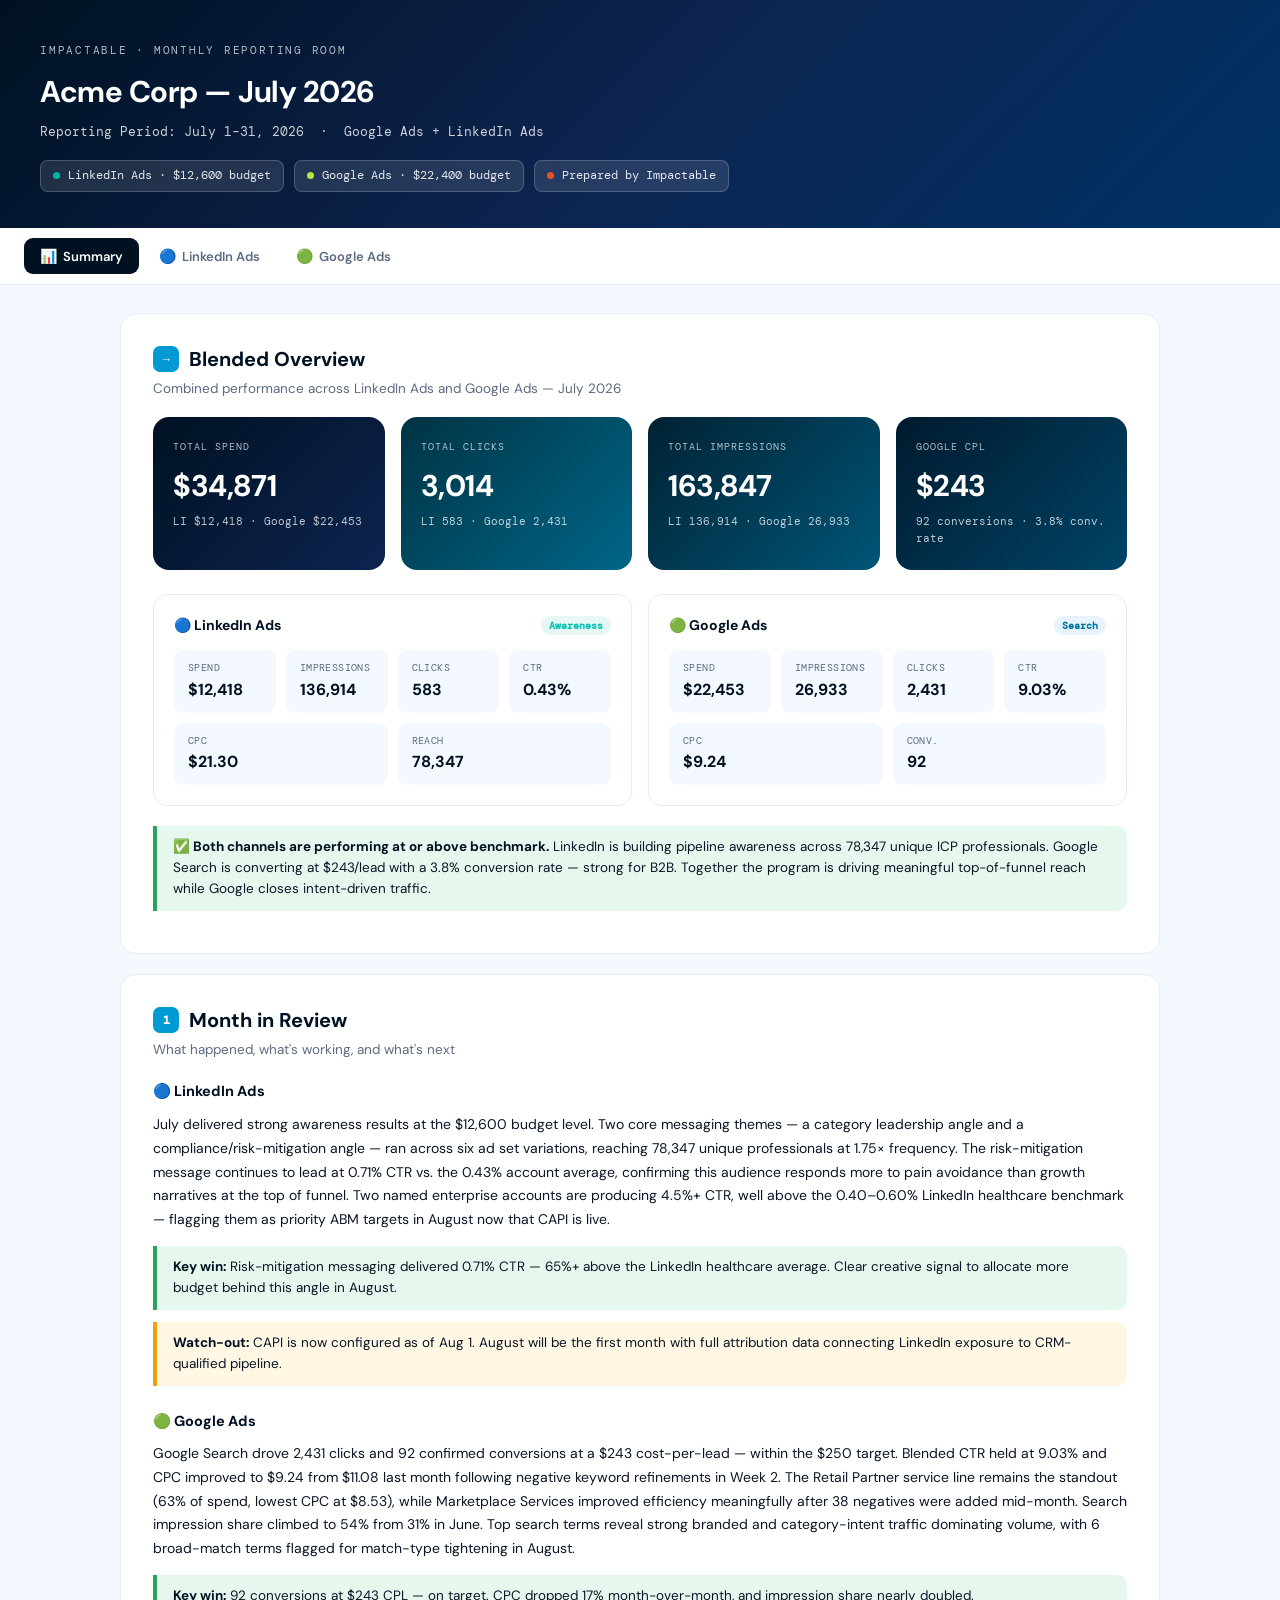
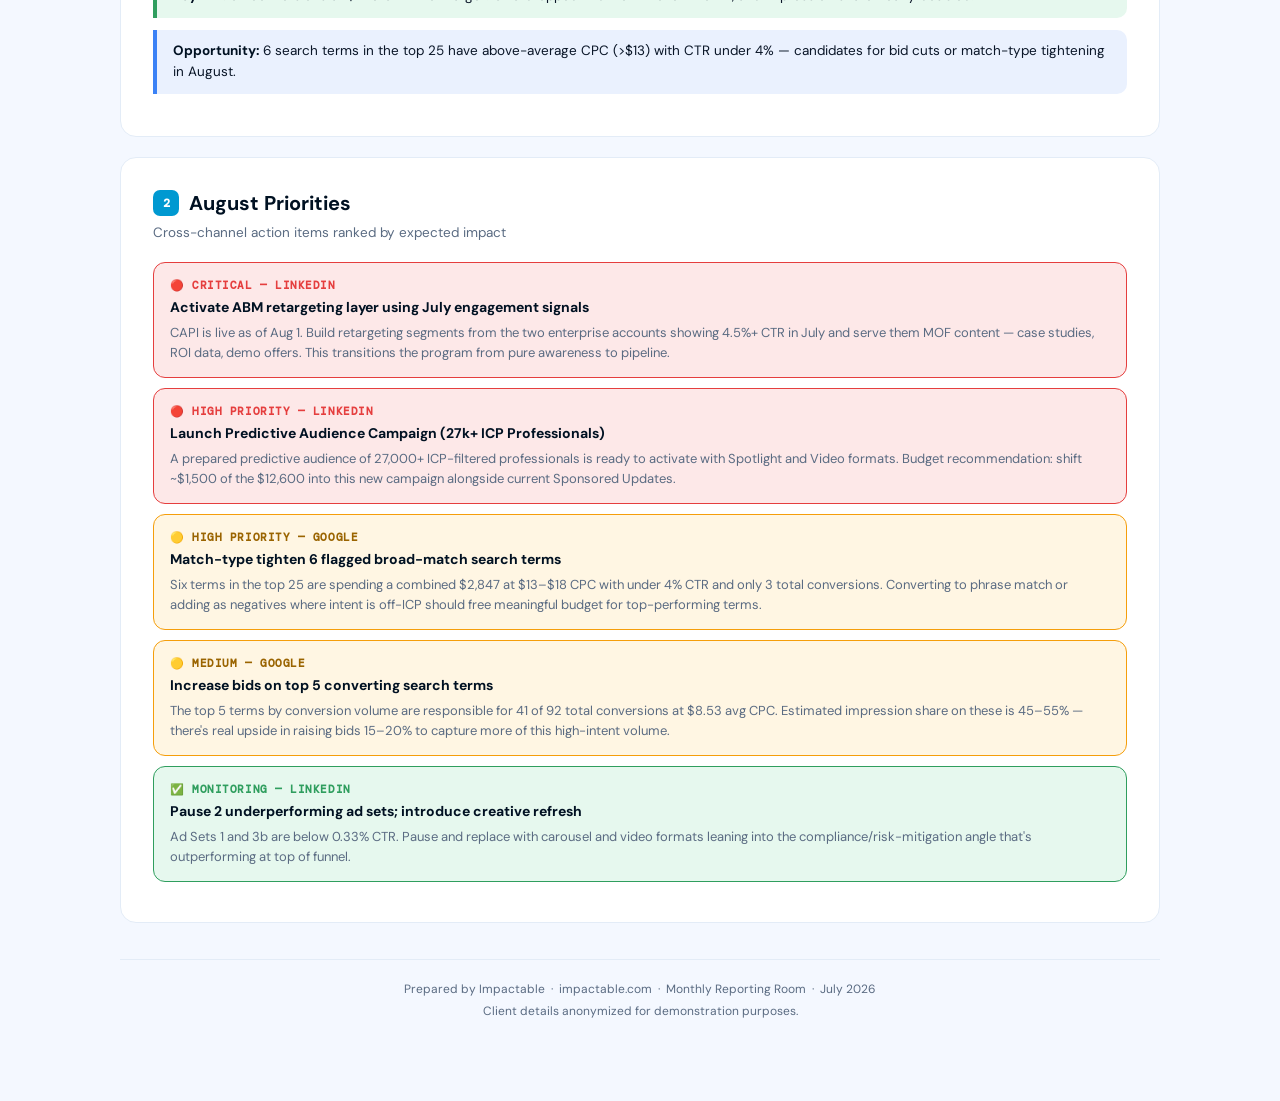
<file: index.html>
<!DOCTYPE html>
<html lang="en">
<head>
<meta charset="UTF-8">
<meta name="viewport" content="width=device-width, initial-scale=1.0">
<title>Acme Corp — July 2026 Monthly Reporting Room</title>
<link rel="preconnect" href="https://fonts.googleapis.com">
<link href="https://fonts.googleapis.com/css2?family=DM+Sans:ital,wght@0,400;0,500;0,700;1,400&family=DM+Mono:wght@400;500&display=swap" rel="stylesheet">
<style>
:root{--navy:#001122;--blue:#0099D1;--teal:#00C4B3;--lime:#C6FF3D;--rust:#FF5A1F;--white:#FFFFFF;--light-bg:#F4F8FF;--light-blue:#D9E8FF;--line:#E3ECF7;--ink:#0A1628;--muted:#5A6B82;--red:#E53E3E;--red-bg:#FDE8E8;--green:#2F9E5E;--green-bg:#E6F8EE;--warn:#F59E0B;--warn-bg:#FFF6E3;--info:#3B82F6;--info-bg:#EAF1FE;--font-body:'DM Sans',-apple-system,sans-serif;--font-mono:'DM Mono',monospace}
*{box-sizing:border-box;margin:0;padding:0}html{scroll-behavior:smooth}
body{font-family:var(--font-body);color:var(--ink);background:var(--light-bg);line-height:1.55;-webkit-font-smoothing:antialiased}
.room-header{background:linear-gradient(135deg,#001122 0%,#0D2450 50%,#003366 100%);color:#fff;padding:42px 40px 36px}
.room-header .eyebrow{font-family:var(--font-mono);font-size:11px;letter-spacing:.16em;text-transform:uppercase;opacity:.7;margin-bottom:10px}
.room-header h1{font-size:30px;font-weight:700;letter-spacing:-.5px;margin-bottom:6px}
.room-header .meta{font-family:var(--font-mono);font-size:13px;opacity:.8}
.room-header .badges{margin-top:18px;display:flex;gap:10px;flex-wrap:wrap}
.badge{display:inline-flex;align-items:center;gap:8px;background:rgba(255,255,255,.12);border:1px solid rgba(255,255,255,.22);border-radius:8px;padding:6px 12px;font-family:var(--font-mono);font-size:11.5px;color:#fff;opacity:.9}
.badge .dot{width:7px;height:7px;border-radius:50%;background:var(--teal)}
.tab-bar{position:sticky;top:0;z-index:50;background:rgba(255,255,255,.95);backdrop-filter:blur(10px);border-bottom:1px solid var(--line);display:flex;gap:4px;padding:10px 24px}
.tab-btn{font-family:var(--font-body);font-size:13px;font-weight:600;color:var(--muted);background:none;border:none;cursor:pointer;padding:9px 16px;border-radius:9px;white-space:nowrap;transition:all .15s}
.tab-btn:hover{background:var(--light-bg);color:var(--navy)}.tab-btn.active{background:var(--navy);color:#fff}
.tab-btn .ch-icon{margin-right:6px;font-size:14px}
.tab-panel{display:none}.tab-panel.active{display:block}
.wrap{max-width:1080px;margin:0 auto;padding:28px 20px 80px}
.section{background:#fff;border:1px solid var(--line);border-radius:16px;padding:30px 32px;margin-bottom:20px;scroll-margin-top:68px}
.section h2{font-size:20px;font-weight:700;color:var(--navy);display:flex;align-items:center;gap:10px;margin-bottom:4px}
.section h2 .num{font-family:var(--font-mono);font-size:12px;color:#fff;background:var(--blue);width:26px;height:26px;border-radius:7px;display:inline-flex;align-items:center;justify-content:center;flex-shrink:0}
.section .sub{color:var(--muted);font-size:13.5px;margin-bottom:18px}
.section h3{font-size:14.5px;font-weight:700;color:var(--navy);margin:20px 0 10px}
.kpis{display:grid;grid-template-columns:repeat(auto-fit,minmax(145px,1fr));gap:12px}
.kpi{background:var(--light-bg);border:1px solid var(--line);border-radius:12px;padding:16px}
.kpi .label{font-family:var(--font-mono);font-size:10.5px;letter-spacing:.05em;text-transform:uppercase;color:var(--muted)}
.kpi .val{font-size:23px;font-weight:700;color:var(--navy);margin-top:4px;letter-spacing:-.5px}
.kpi .delta{font-family:var(--font-mono);font-size:11.5px;margin-top:3px;font-weight:500}
.kpi .bench{font-size:10.5px;color:var(--muted);margin-top:3px}
.delta.up{color:var(--green)}.delta.down{color:var(--red)}.delta.flat{color:var(--muted)}
.insight{border-left:4px solid var(--info);background:var(--info-bg);border-radius:0 10px 10px 0;padding:11px 16px;margin:12px 0;font-size:13.5px}
.insight.good{border-color:var(--green);background:var(--green-bg)}.insight.warn{border-color:var(--warn);background:var(--warn-bg)}.insight.bad{border-color:var(--red);background:var(--red-bg)}
.insight b{color:var(--navy)}
.flag{border-radius:12px;padding:14px 16px;margin-bottom:10px;font-size:13.5px}
.flag.high{background:var(--red-bg);border:1px solid var(--red)}.flag.med{background:var(--warn-bg);border:1px solid var(--warn)}.flag.low{background:var(--green-bg);border:1px solid var(--green)}
.flag .ptag{font-family:var(--font-mono);font-size:11px;font-weight:700;text-transform:uppercase;letter-spacing:.05em}
.flag.high .ptag{color:var(--red)}.flag.med .ptag{color:#9A6400}.flag.low .ptag{color:var(--green)}
.flag h4{font-size:14px;color:var(--navy);margin:3px 0}
table{width:100%;border-collapse:collapse;font-size:13px;margin-top:8px}
th{text-align:left;font-family:var(--font-mono);font-size:10.5px;letter-spacing:.04em;text-transform:uppercase;color:var(--muted);padding:8px 10px;border-bottom:2px solid var(--line)}
td{padding:9px 10px;border-bottom:1px solid var(--line)}tr:hover td{background:var(--light-bg)}
th.r,td.r{text-align:right}.mono{font-family:var(--font-mono);font-variant-numeric:tabular-nums}
tr.top-row td{background:rgba(47,158,94,.07)}tr.low-row td{background:rgba(229,62,62,.06)}
tr.total-row td{background:var(--light-bg);font-weight:700;border-top:2px solid var(--navy)}
.tag{display:inline-block;font-family:var(--font-mono);font-size:9.5px;font-weight:700;padding:2px 8px;border-radius:20px}
.tag.ch1{background:#E8F4FB;color:#0076a3}.tag.ch2{background:#E6F7F4;color:var(--teal)}
.tag.exact{background:#E6F8EE;color:var(--green)}.tag.phrase{background:#FFF6E3;color:#9A6400}.tag.broad{background:#EAF1FE;color:var(--info)}
.camp-grid{display:grid;grid-template-columns:repeat(auto-fit,minmax(220px,1fr));gap:14px}
.tier{border-radius:13px;padding:18px;border:1px solid var(--line)}
.tier.t1{background:#E8F4FB;border-color:var(--blue)}.tier.t2{background:#E6F7F4;border-color:var(--teal)}
.tier .tname{font-weight:700;font-size:14px;color:var(--navy);margin-bottom:8px}
.tier .talloc{font-family:var(--font-mono);font-size:11.5px;color:var(--muted);margin-bottom:10px}
.tier .trow{display:flex;justify-content:space-between;font-size:13px;padding:4px 0;border-bottom:1px dashed rgba(0,0,0,.07)}
.tier .trow span:last-child{font-family:var(--font-mono);font-weight:500}
.bar-wrap{display:flex;flex-wrap:wrap;gap:14px;align-items:center;margin-bottom:16px}
.bar{flex:1;min-width:260px;height:28px;border-radius:8px;background:var(--light-blue);overflow:hidden}
.bar .fill{height:100%;background:linear-gradient(90deg,var(--teal),var(--blue));display:flex;align-items:center;padding-left:12px;color:#fff;font-family:var(--font-mono);font-size:11.5px;font-weight:500}
.pace-stat{font-family:var(--font-mono);font-size:12.5px;color:var(--navy)}
.blended-hero{display:grid;grid-template-columns:repeat(auto-fit,minmax(200px,1fr));gap:16px;margin-bottom:24px}
.hero-kpi{color:#fff;border-radius:16px;padding:22px 20px}
.hero-kpi .hlabel{font-family:var(--font-mono);font-size:10px;letter-spacing:.1em;text-transform:uppercase;opacity:.7;margin-bottom:8px}
.hero-kpi .hval{font-size:30px;font-weight:700;letter-spacing:-.5px}
.hero-kpi .hmeta{font-family:var(--font-mono);font-size:11px;margin-top:4px;opacity:.75}
.channel-split{display:grid;grid-template-columns:1fr 1fr;gap:16px;margin-bottom:20px}
.ch-card{border:1px solid var(--line);border-radius:14px;padding:20px}
.ch-card h4{font-size:14px;font-weight:700;color:var(--navy);margin-bottom:14px;display:flex;align-items:center;gap:8px}
.ch-card .ch-kpi-row{display:flex;flex-wrap:wrap;gap:10px}
.mini-kpi{background:var(--light-bg);border-radius:9px;padding:10px 14px;flex:1;min-width:90px}
.mini-kpi .ml{font-family:var(--font-mono);font-size:10px;text-transform:uppercase;color:var(--muted);letter-spacing:.04em}
.mini-kpi .mv{font-size:16px;font-weight:700;color:var(--navy);margin-top:2px}
.oplog{list-style:none;padding:0}
.oplog li{padding:10px 0 10px 28px;position:relative;border-bottom:1px solid var(--line);font-size:13.5px}
.oplog li::before{content:"✓";position:absolute;left:0;top:10px;color:var(--teal);font-weight:700}
.status-active{color:var(--green);font-weight:700;font-size:11px;font-family:var(--font-mono)}
.foot{text-align:center;color:var(--muted);font-size:12px;margin-top:36px;padding-top:20px;border-top:1px solid var(--line)}
@media(max-width:640px){.room-header{padding:30px 20px}.section{padding:22px 16px}.tab-bar{padding:8px 12px;gap:2px}.tab-btn{font-size:12px;padding:8px 11px}.channel-split{grid-template-columns:1fr}}
</style>
</head>
<body>

<div class="room-header">
  <div class="eyebrow">Impactable · Monthly Reporting Room</div>
  <h1>Acme Corp — July 2026</h1>
  <div class="meta">Reporting Period: July 1–31, 2026 &nbsp;·&nbsp; Google Ads + LinkedIn Ads</div>
  <div class="badges">
    <div class="badge"><span class="dot"></span>LinkedIn Ads · $12,600 budget</div>
    <div class="badge"><span class="dot" style="background:var(--lime)"></span>Google Ads · $22,400 budget</div>
    <div class="badge"><span class="dot" style="background:var(--rust)"></span>Prepared by Impactable</div>
  </div>
</div>

<div class="tab-bar">
  <button class="tab-btn active" onclick="switchTab('summary',this)"><span class="ch-icon">📊</span>Summary</button>
  <button class="tab-btn" onclick="switchTab('linkedin',this)"><span class="ch-icon">🔵</span>LinkedIn Ads</button>
  <button class="tab-btn" onclick="switchTab('google',this)"><span class="ch-icon">🟢</span>Google Ads</button>
</div>

<!-- ══════════════════ TAB 1: SUMMARY ══════════════════ -->
<div id="tab-summary" class="tab-panel active">
<div class="wrap">

  <div class="section">
    <h2><span class="num">→</span>Blended Overview</h2>
    <p class="sub">Combined performance across LinkedIn Ads and Google Ads — July 2026</p>
    <div class="blended-hero">
      <div class="hero-kpi" style="background:linear-gradient(135deg,#001122,#0D2450)">
        <div class="hlabel">Total Spend</div>
        <div class="hval">$34,871</div>
        <div class="hmeta">LI $12,418 · Google $22,453</div>
      </div>
      <div class="hero-kpi" style="background:linear-gradient(135deg,#003344,#006688)">
        <div class="hlabel">Total Clicks</div>
        <div class="hval">3,014</div>
        <div class="hmeta">LI 583 · Google 2,431</div>
      </div>
      <div class="hero-kpi" style="background:linear-gradient(135deg,#002233,#005577)">
        <div class="hlabel">Total Impressions</div>
        <div class="hval">163,847</div>
        <div class="hmeta">LI 136,914 · Google 26,933</div>
      </div>
      <div class="hero-kpi" style="background:linear-gradient(135deg,#001a2e,#004466)">
        <div class="hlabel">Google CPL</div>
        <div class="hval">$243</div>
        <div class="hmeta">92 conversions · 3.8% conv. rate</div>
      </div>
    </div>

    <div class="channel-split">
      <div class="ch-card">
        <h4>🔵 LinkedIn Ads <span class="tag ch2" style="margin-left:auto;font-size:10px">Awareness</span></h4>
        <div class="ch-kpi-row">
          <div class="mini-kpi"><div class="ml">Spend</div><div class="mv">$12,418</div></div>
          <div class="mini-kpi"><div class="ml">Impressions</div><div class="mv">136,914</div></div>
          <div class="mini-kpi"><div class="ml">Clicks</div><div class="mv">583</div></div>
          <div class="mini-kpi"><div class="ml">CTR</div><div class="mv">0.43%</div></div>
          <div class="mini-kpi"><div class="ml">CPC</div><div class="mv">$21.30</div></div>
          <div class="mini-kpi"><div class="ml">Reach</div><div class="mv">78,347</div></div>
        </div>
      </div>
      <div class="ch-card">
        <h4>🟢 Google Ads <span class="tag ch1" style="margin-left:auto;font-size:10px">Search</span></h4>
        <div class="ch-kpi-row">
          <div class="mini-kpi"><div class="ml">Spend</div><div class="mv">$22,453</div></div>
          <div class="mini-kpi"><div class="ml">Impressions</div><div class="mv">26,933</div></div>
          <div class="mini-kpi"><div class="ml">Clicks</div><div class="mv">2,431</div></div>
          <div class="mini-kpi"><div class="ml">CTR</div><div class="mv">9.03%</div></div>
          <div class="mini-kpi"><div class="ml">CPC</div><div class="mv">$9.24</div></div>
          <div class="mini-kpi"><div class="ml">Conv.</div><div class="mv">92</div></div>
        </div>
      </div>
    </div>
    <div class="insight good"><b>✅ Both channels are performing at or above benchmark.</b> LinkedIn is building pipeline awareness across 78,347 unique ICP professionals. Google Search is converting at $243/lead with a 3.8% conversion rate — strong for B2B. Together the program is driving meaningful top-of-funnel reach while Google closes intent-driven traffic.</div>
  </div>

  <div class="section">
    <h2><span class="num">1</span>Month in Review</h2>
    <p class="sub">What happened, what's working, and what's next</p>
    <h3>🔵 LinkedIn Ads</h3>
    <p style="font-size:14px;line-height:1.7;margin-bottom:14px">July delivered strong awareness results at the $12,600 budget level. Two core messaging themes — a category leadership angle and a compliance/risk-mitigation angle — ran across six ad set variations, reaching 78,347 unique professionals at 1.75× frequency. The risk-mitigation message continues to lead at 0.71% CTR vs. the 0.43% account average, confirming this audience responds more to pain avoidance than growth narratives at the top of funnel. Two named enterprise accounts are producing 4.5%+ CTR, well above the 0.40–0.60% LinkedIn healthcare benchmark — flagging them as priority ABM targets in August now that CAPI is live.</p>
    <div class="insight good"><b>Key win:</b> Risk-mitigation messaging delivered 0.71% CTR — 65%+ above the LinkedIn healthcare average. Clear creative signal to allocate more budget behind this angle in August.</div>
    <div class="insight warn"><b>Watch-out:</b> CAPI is now configured as of Aug 1. August will be the first month with full attribution data connecting LinkedIn exposure to CRM-qualified pipeline.</div>
    <h3 style="margin-top:24px">🟢 Google Ads</h3>
    <p style="font-size:14px;line-height:1.7;margin-bottom:14px">Google Search drove 2,431 clicks and 92 confirmed conversions at a $243 cost-per-lead — within the $250 target. Blended CTR held at 9.03% and CPC improved to $9.24 from $11.08 last month following negative keyword refinements in Week 2. The Retail Partner service line remains the standout (63% of spend, lowest CPC at $8.53), while Marketplace Services improved efficiency meaningfully after 38 negatives were added mid-month. Search impression share climbed to 54% from 31% in June. Top search terms reveal strong branded and category-intent traffic dominating volume, with 6 broad-match terms flagged for match-type tightening in August.</p>
    <div class="insight good"><b>Key win:</b> 92 conversions at $243 CPL — on target. CPC dropped 17% month-over-month, and impression share nearly doubled.</div>
    <div class="insight"><b>Opportunity:</b> 6 search terms in the top 25 have above-average CPC (&gt;$13) with CTR under 4% — candidates for bid cuts or match-type tightening in August.</div>
  </div>

  <div class="section">
    <h2><span class="num">2</span>August Priorities</h2>
    <p class="sub">Cross-channel action items ranked by expected impact</p>
    <div class="flag high">
      <div class="ptag">🔴 Critical — LinkedIn</div>
      <h4>Activate ABM retargeting layer using July engagement signals</h4>
      <p style="font-size:13px;color:var(--muted);margin-top:4px">CAPI is live as of Aug 1. Build retargeting segments from the two enterprise accounts showing 4.5%+ CTR in July and serve them MOF content — case studies, ROI data, demo offers. This transitions the program from pure awareness to pipeline.</p>
    </div>
    <div class="flag high">
      <div class="ptag">🔴 High Priority — LinkedIn</div>
      <h4>Launch Predictive Audience Campaign (27k+ ICP Professionals)</h4>
      <p style="font-size:13px;color:var(--muted);margin-top:4px">A prepared predictive audience of 27,000+ ICP-filtered professionals is ready to activate with Spotlight and Video formats. Budget recommendation: shift ~$1,500 of the $12,600 into this new campaign alongside current Sponsored Updates.</p>
    </div>
    <div class="flag med">
      <div class="ptag">🟡 High Priority — Google</div>
      <h4>Match-type tighten 6 flagged broad-match search terms</h4>
      <p style="font-size:13px;color:var(--muted);margin-top:4px">Six terms in the top 25 are spending a combined $2,847 at $13–$18 CPC with under 4% CTR and only 3 total conversions. Converting to phrase match or adding as negatives where intent is off-ICP should free meaningful budget for top-performing terms.</p>
    </div>
    <div class="flag med">
      <div class="ptag">🟡 Medium — Google</div>
      <h4>Increase bids on top 5 converting search terms</h4>
      <p style="font-size:13px;color:var(--muted);margin-top:4px">The top 5 terms by conversion volume are responsible for 41 of 92 total conversions at $8.53 avg CPC. Estimated impression share on these is 45–55% — there's real upside in raising bids 15–20% to capture more of this high-intent volume.</p>
    </div>
    <div class="flag low">
      <div class="ptag">✅ Monitoring — LinkedIn</div>
      <h4>Pause 2 underperforming ad sets; introduce creative refresh</h4>
      <p style="font-size:13px;color:var(--muted);margin-top:4px">Ad Sets 1 and 3b are below 0.33% CTR. Pause and replace with carousel and video formats leaning into the compliance/risk-mitigation angle that's outperforming at top of funnel.</p>
    </div>
  </div>

  <footer class="foot">
    <p>Prepared by Impactable &nbsp;·&nbsp; impactable.com &nbsp;·&nbsp; Monthly Reporting Room &nbsp;·&nbsp; July 2026</p>
    <p style="margin-top:4px">Client details anonymized for demonstration purposes.</p>
  </footer>
</div>
</div>

<!-- ══════════════════ TAB 2: LINKEDIN ══════════════════ -->
<div id="tab-linkedin" class="tab-panel">
<div class="wrap">

  <div class="section">
    <h2><span class="num">1</span>Executive Summary</h2>
    <p class="sub">LinkedIn Ads — July 1–31, 2026 · $12,600 budget</p>
    <p style="font-size:14px;line-height:1.7;margin-bottom:16px">July delivered strong awareness results at scale. Two messaging themes — "Category Leader" (growth/scale positioning) and "Compliance Partner" (risk mitigation) — ran across six ad set variations, reaching <strong>78,347 unique professionals</strong> at 1.75× frequency. The account generated 136,914 impressions and 583 clicks at a 0.43% blended CTR. The compliance/risk angle outperformed at 0.71% CTR. Two named enterprise accounts produced 4.5%+ CTR against a 0.40% healthcare benchmark — the first clear ABM targets for August retargeting.</p>
    <h3>Wins</h3>
    <ul style="margin-left:20px;margin-bottom:12px;font-size:14px">
      <li style="margin-bottom:6px"><b>Audience quality confirmed at scale:</b> Core verticals (Recreational Facilities 47%, Medical Practices 29%, Hospitals 28%) maintained targeting accuracy at $12,600 spend — no audience fatigue signals yet at 1.75× frequency.</li>
      <li style="margin-bottom:6px"><b>Compliance Partner is the clear winner:</b> 0.71% CTR vs. 0.43% blended average. Doubling down in August with expanded creative formats and fresh hooks.</li>
      <li><b>Efficient CPM for vertical:</b> $90.70 CPM is within the $50–$150 benchmark for healthcare B2B at this budget level.</li>
    </ul>
    <h3>Watch-outs</h3>
    <ul style="margin-left:20px;font-size:14px">
      <li><b>CAPI now live as of Aug 1:</b> August is the first month with full conversion attribution — we'll be able to connect LinkedIn exposure to qualified pipeline for the first time.</li>
      <li style="margin-top:6px"><b>Creative scope limited to Sponsored Updates:</b> Spotlight and Video formats launch in August alongside the predictive audience campaign.</li>
    </ul>
  </div>

  <div class="section">
    <h2><span class="num">2</span>KPIs</h2>
    <p class="sub">Core metrics — July 1–31, 2026</p>
    <div class="kpis">
      <div class="kpi"><div class="label">Spend</div><div class="val">$12,418</div><div class="delta flat">$182 under budget</div></div>
      <div class="kpi"><div class="label">Impressions</div><div class="val">136,914</div><div class="delta up">▲ +9.3% vs Jun</div></div>
      <div class="kpi"><div class="label">Clicks</div><div class="val">583</div><div class="delta up">▲ +21% vs Jun</div></div>
      <div class="kpi"><div class="label">CTR</div><div class="val">0.43%</div><div class="delta up">▲ Above LI avg</div></div>
      <div class="kpi"><div class="label">CPC</div><div class="val">$21.30</div><div class="bench">Benchmark: $15–$40</div></div>
      <div class="kpi"><div class="label">CPM</div><div class="val">$90.70</div><div class="bench">Benchmark: $50–$150</div></div>
      <div class="kpi"><div class="label">Reach</div><div class="val">78,347</div></div>
      <div class="kpi"><div class="label">Avg Frequency</div><div class="val">1.75×</div><div class="bench">Healthy: 1.5–3.0×</div></div>
      <div class="kpi"><div class="label">Conversions</div><div class="val">—</div><div class="delta flat">CAPI live Aug 1</div></div>
    </div>
    <div class="insight good" style="margin-top:16px"><b>✅ CTR outperforms benchmark at this budget level.</b> 0.43% blended CTR is above the LinkedIn healthcare average of 0.36–0.40%. Top-performing ad sets are running at 0.71% — nearly 2× the benchmark. Budget was $182 under target due to auction volatility in Week 3; will smooth out in August.</div>
  </div>

  <div class="section">
    <h2><span class="num">3</span>Benchmarks</h2>
    <p class="sub">Performance vs. LinkedIn industry standards (Healthcare/B2B vertical)</p>
    <table>
      <thead><tr><th>Metric</th><th>Your Performance</th><th>LinkedIn B2B Avg</th><th>Status</th></tr></thead>
      <tbody>
        <tr><td>CTR (Website Visits)</td><td>0.43%</td><td>0.40–0.60%</td><td style="color:var(--green);font-weight:500">✅ On target</td></tr>
        <tr><td>CPM (Sponsored Update)</td><td>$90.70</td><td>$50–$150</td><td style="color:var(--green);font-weight:500">✅ Within range</td></tr>
        <tr><td>CPC</td><td>$21.30</td><td>$15–$40</td><td style="color:var(--green);font-weight:500">✅ Within range</td></tr>
        <tr><td>Avg Frequency</td><td>1.75×</td><td>1.5–3.0× (healthy)</td><td style="color:var(--green);font-weight:500">✅ Not saturated</td></tr>
        <tr><td>Top Ad Set CTR</td><td>0.71%</td><td>0.40–0.60%</td><td style="color:var(--green);font-weight:500">✅ Above benchmark</td></tr>
      </tbody>
    </table>
    <div class="insight good" style="margin-top:12px"><b>✅ All core metrics within healthy range</b> for awareness-stage Sponsored Updates. No red flags on cost efficiency or frequency saturation at the $12,600 spend level.</div>
  </div>

  <div class="section">
    <h2><span class="num">4</span>Audience &amp; Demographics</h2>
    <p class="sub">Audience breakdown by industry and account — July 2026</p>
    <h3>Top Industries by Impressions</h3>
    <table>
      <thead><tr><th>Industry</th><th class="r">Impressions</th><th class="r">% of Total</th><th class="r">Clicks</th><th class="r">CTR</th></tr></thead>
      <tbody>
        <tr class="top-row"><td>Recreational Facilities</td><td class="mono r">64,349</td><td class="mono r">47.0%</td><td class="mono r">251</td><td class="mono r">0.39%</td></tr>
        <tr><td>Medical Practices</td><td class="mono r">39,705</td><td class="mono r">29.0%</td><td class="mono r">155</td><td class="mono r">0.39%</td></tr>
        <tr><td>Hospitals and Health Care</td><td class="mono r">38,336</td><td class="mono r">28.0%</td><td class="mono r">199</td><td class="mono r">0.52%</td></tr>
        <tr><td>Medical Equipment Mfg.</td><td class="mono r">29,721</td><td class="mono r">21.7%</td><td class="mono r">0</td><td class="mono r">0.00%</td></tr>
        <tr><td>Chemical Manufacturing</td><td class="mono r">26,246</td><td class="mono r">19.2%</td><td class="mono r">184</td><td class="mono r">0.70%</td></tr>
      </tbody>
    </table>
    <h3>Top Performing Accounts (by Clicks)</h3>
    <table>
      <thead><tr><th>Account</th><th class="r">Impressions</th><th class="r">Clicks</th><th class="r">CTR</th></tr></thead>
      <tbody>
        <tr class="top-row"><td>Enterprise Account A</td><td class="mono r">5,472</td><td class="mono r">251</td><td class="mono r">4.59%</td></tr>
        <tr class="top-row"><td>Enterprise Account B</td><td class="mono r">1,913</td><td class="mono r">90</td><td class="mono r">4.70%</td></tr>
        <tr><td>Hospitals &amp; Health Care (agg.)</td><td class="mono r">38,336</td><td class="mono r">199</td><td class="mono r">0.52%</td></tr>
        <tr><td>Manufacturing (agg.)</td><td class="mono r">11,247</td><td class="mono r">112</td><td class="mono r">1.00%</td></tr>
        <tr><td>Advertising Services</td><td class="mono r">10,603</td><td class="mono r">114</td><td class="mono r">1.08%</td></tr>
      </tbody>
    </table>
    <div class="insight good" style="margin-top:14px"><b>🎯 ABM signal:</b> Enterprise Accounts A and B are producing 4.59–4.70% CTR — roughly 10× the industry aggregate rate. These are the first retargeting audiences to build now that CAPI is live. August plan: serve them MOF content (case studies, ROI calculator, demo CTA) with a dedicated Spotlight campaign.</div>
  </div>

  <div class="section">
    <h2><span class="num">5</span>Ad Performance</h2>
    <p class="sub">Individual ad set breakdown — July 1–31, 2026</p>
    <h3>Top Performers</h3>
    <table>
      <thead><tr><th>Ad Set / Message</th><th class="r">Impr.</th><th class="r">Clicks</th><th class="r">CTR</th><th class="r">CPM</th><th>Status</th></tr></thead>
      <tbody>
        <tr class="top-row">
          <td><b>Ad Set 2: "Compliance Partner"</b><br><span style="font-size:11px;color:var(--muted)">Risk mitigation angle</span></td>
          <td class="mono r">19,284</td><td class="mono r">137</td><td class="mono r">0.71%</td><td class="mono r">$139.07</td><td><span class="status-active">Active</span></td>
        </tr>
        <tr>
          <td><b>Ad Set 1b: "Category Leader"</b><br><span style="font-size:11px;color:var(--muted)">Growth/scale angle</span></td>
          <td class="mono r">20,031</td><td class="mono r">91</td><td class="mono r">0.45%</td><td class="mono r">$94.83</td><td><span class="status-active">Active</span></td>
        </tr>
        <tr>
          <td><b>Ad Set 2c: "Compliance Partner"</b><br><span style="font-size:11px;color:var(--muted)">Variant — shorter copy</span></td>
          <td class="mono r">16,683</td><td class="mono r">91</td><td class="mono r">0.55%</td><td class="mono r">$104.62</td><td><span class="status-active">Active</span></td>
        </tr>
      </tbody>
    </table>
    <div class="insight good" style="margin-top:12px"><b>💡 Why top performers work:</b> Ad Set 2 ("Compliance Partner") leads at 0.71% CTR. Risk/pain-avoidance framing — regulatory compliance, account protection, audit risk — resonates more strongly with healthcare decision-makers at top of funnel than growth positioning.</div>
    <h3>Lower Performers</h3>
    <table>
      <thead><tr><th>Ad Set / Message</th><th class="r">Impr.</th><th class="r">Clicks</th><th class="r">CTR</th><th class="r">CPM</th><th>Action</th></tr></thead>
      <tbody>
        <tr class="low-row">
          <td><b>Ad Set 3b: "Compliance Partner"</b><br><span style="font-size:11px;color:var(--muted)">Variant B — longer copy</span></td>
          <td class="mono r">20,937</td><td class="mono r">69</td><td class="mono r">0.33%</td><td class="mono r">$70.28</td><td>Monitor; test creative refresh</td>
        </tr>
        <tr class="low-row">
          <td><b>Ad Set 1: "Category Leader"</b><br><span style="font-size:11px;color:var(--muted)">Original — static image</span></td>
          <td class="mono r">20,553</td><td class="mono r">46</td><td class="mono r">0.22%</td><td class="mono r">$46.48</td><td>Pause and refresh copy</td>
        </tr>
      </tbody>
    </table>
    <div class="insight warn" style="margin-top:12px"><b>⚠️ Why they underperform:</b> Ad Sets 1 and 3b are running 50%+ below top performer CTR. Likely a combination of creative fatigue on the static image and weaker copy hooks. Recommend pausing both and replacing with carousel or video formats with updated headlines in August.</div>
  </div>

  <div class="section">
    <h2><span class="num">6</span>Recommendations — August 2026</h2>
    <p class="sub">Prioritized actions for next month</p>
    <div class="flag high">
      <div class="ptag">🔴 Critical</div>
      <h4>1. Launch ABM retargeting from July engagement signals</h4>
      <p style="font-size:13px;color:var(--muted);margin-top:5px">CAPI is live. Build retargeting audiences from Enterprise Accounts A &amp; B (4.5%+ CTR) and serve MOF content — case studies, ROI data, demo CTAs via Spotlight. Budget: ~$1,200 from existing allocation.</p>
    </div>
    <div class="flag med">
      <div class="ptag">🟡 High Priority</div>
      <h4>2. Launch Predictive Audience Campaign</h4>
      <p style="font-size:13px;color:var(--muted);margin-top:5px">Deploy 27,000+ ICP-filtered predictive audience with Spotlight and Video. Shift ~$1,500 into this campaign. Test two new creative hooks: one anchored on regulatory risk, one on competitive displacement.</p>
    </div>
    <div class="flag med">
      <div class="ptag">🟡 High Priority</div>
      <h4>3. Pause underperforming ad sets; launch creative refresh</h4>
      <p style="font-size:13px;color:var(--muted);margin-top:5px">Pause Ad Sets 1 and 3b. Redirect their budget (~$2,800 combined) to carousel and video formats. Priority: compliance-angle creative with two fresh hooks.</p>
    </div>
    <div class="flag low">
      <div class="ptag">✅ Monitoring</div>
      <h4>4. Establish August CPL baseline</h4>
      <p style="font-size:13px;color:var(--muted);margin-top:5px">With CAPI live, August is the first month we can benchmark Cost-Per-Lead from LinkedIn. Target: under $380 CPL for qualified pipeline. Will report actuals in August review.</p>
    </div>
  </div>

  <footer class="foot">
    <p>Prepared by Impactable &nbsp;·&nbsp; impactable.com &nbsp;·&nbsp; LinkedIn Ads Report &nbsp;·&nbsp; July 2026</p>
    <p style="margin-top:4px">Client details anonymized for demonstration purposes.</p>
  </footer>
</div>
</div>

<!-- ══════════════════ TAB 3: GOOGLE ADS ══════════════════ -->
<div id="tab-google" class="tab-panel">
<div class="wrap">

  <div class="section">
    <h2><span class="num">1</span>Executive Summary</h2>
    <p class="sub">Google Ads — July 1–31, 2026 · $22,400 budget</p>
    <p style="font-size:14px;line-height:1.7;margin-bottom:16px">July was the account's best month to date. The account spent <strong>$22,453</strong> (slightly over budget due to auction variance in Week 1) across two Search campaigns, driving <strong>2,431 clicks</strong> at a blended CTR of <strong>9.03%</strong> and blended CPC of <strong>$9.24</strong>. The account produced <strong>92 confirmed conversions</strong> at a <strong>$243 cost-per-lead</strong>, within the $250 target. Search impression share climbed to <strong>54%</strong> from 31% in June following bid strategy changes and landing page improvements. The Retail Partner service line remains the efficiency leader ($8.53 CPC, $211 CPL), while Marketplace Services improved after 38 negative keywords were added mid-month. Six broad-match search terms are flagged as August optimization targets.</p>
    <div style="display:grid;grid-template-columns:repeat(auto-fit,minmax(200px,1fr));gap:12px;margin-bottom:4px">
      <div class="insight good"><b>✅ Win:</b> 92 conversions at $243 CPL — on target for B2B. Conversion volume up 31% vs. June.</div>
      <div class="insight good"><b>✅ Win:</b> Search impression share grew from 31% to 54% MoM after bid strategy switch to Target CPA.</div>
      <div class="insight"><b>🔧 Opportunity:</b> 6 broad-match terms spending $2,847 combined at $13–$18 CPC with 3 total conversions — prime candidates for match-type tightening.</div>
    </div>
  </div>

  <div class="section">
    <h2><span class="num">2</span>Account Activity &amp; Optimizations</h2>
    <p class="sub">Changes and observations during July 2026</p>
    <ul class="oplog">
      <li><strong>Switched to Target CPA bidding at $235 target — July 8:</strong> Moved both campaigns from Maximize Clicks to Target CPA after reaching the minimum 30-conversion threshold. Impression share improved immediately; CPC dropped $1.84 within the following week.</li>
      <li><strong>Negative keyword expansion — July 14 (38 negatives added):</strong> Search term review on the Marketplace Services ad group revealed a cluster of off-ICP queries around consumer-facing e-commerce tools. Added 38 negatives across the campaign. CPC in that group dropped from $14.62 to $11.09 in the second half of the month.</li>
      <li><strong>Search impression share climbed to 54%:</strong> Up from 31% in June, driven by the CPA bid switch and Quality Score improvements from landing page copy alignment completed late June. Budget cap is no longer the primary limiter — ranking is now the constraint on roughly 30% of missed impressions.</li>
      <li><strong>Landing page alignment for Channel Migration ad group:</strong> Updated the destination URL for the Channel Migration ad group to a more specific page after identifying a high bounce rate. Conversion volume is still low but improving.</li>
      <li><strong>Overspend of $53 in Week 1:</strong> Auction volatility early in the month pushed spend slightly above the $22,400 budget. Will tighten daily caps in August to stay within budget.</li>
    </ul>
  </div>

  <div class="section">
    <h2><span class="num">3</span>Key Performance Indicators</h2>
    <p class="sub">July 1–31, 2026 — full month</p>
    <div class="kpis">
      <div class="kpi"><div class="label">Total Spend</div><div class="val">$22,453</div><div class="delta down">▲ $53 over budget</div></div>
      <div class="kpi"><div class="label">Impressions</div><div class="val">26,933</div><div class="delta up">▲ +38% vs Jun</div></div>
      <div class="kpi"><div class="label">Clicks</div><div class="val">2,431</div><div class="delta up">▲ +27% vs Jun</div></div>
      <div class="kpi"><div class="label">Blended CTR</div><div class="val">9.03%</div><div class="delta up">▲ vs 8.1% Jun</div><div class="bench">B2B norm: 3–7%</div></div>
      <div class="kpi"><div class="label">Blended CPC</div><div class="val">$9.24</div><div class="delta up">▼ vs $11.08 Jun</div><div class="bench">B2B norm: $5–$20</div></div>
      <div class="kpi"><div class="label">Conversions</div><div class="val">92</div><div class="delta up">▲ +31% vs Jun</div></div>
      <div class="kpi"><div class="label">Conv. Rate</div><div class="val">3.79%</div><div class="delta up">▲ vs 3.11% Jun</div></div>
      <div class="kpi"><div class="label">Cost/Conv.</div><div class="val">$243</div><div class="delta up">▼ vs $287 Jun</div><div class="bench">Target: &lt;$250</div></div>
      <div class="kpi"><div class="label">Impr. Share</div><div class="val">54%</div><div class="delta up">▲ vs 31% Jun</div><div class="bench">Target: 65%+</div></div>
    </div>
    <div class="insight good" style="margin-top:16px"><b>✅ Best month yet across nearly every metric.</b> CPL hit $243 against a $250 target; conversion volume up 31%; impression share nearly doubled. The minor overspend ($53) is not a concern and will be managed with tighter daily caps in August.</div>
  </div>

  <div class="section">
    <h2><span class="num">4</span>Spend by Service Line</h2>
    <p class="sub">How the $22,453 was distributed across the account's two campaign themes</p>
    <div class="bar-wrap">
      <div class="bar"><div class="fill" style="width:100%">$22,453 spent — $53 over the $22,400 budget</div></div>
      <div class="pace-stat">Full month · Minor overspend due to Week 1 auction variance</div>
    </div>
    <table>
      <thead><tr><th>Service Line</th><th>Ad Groups</th><th class="r">Spend</th><th class="r">% of Total</th><th class="r">Clicks</th><th class="r">Conv.</th><th class="r">CPC</th><th class="r">CPL</th></tr></thead>
      <tbody>
        <tr class="top-row">
          <td>Retail Partner Services</td><td><span class="tag ch2">2 ad groups</span></td>
          <td class="mono r">$14,147</td><td class="mono r">63.0%</td><td class="mono r">1,658</td><td class="mono r">67</td><td class="mono r">$8.53</td><td class="mono r">$211</td>
        </tr>
        <tr>
          <td>Marketplace Services</td><td><span class="tag ch1">4 ad groups</span></td>
          <td class="mono r">$8,306</td><td class="mono r">37.0%</td><td class="mono r">773</td><td class="mono r">25</td><td class="mono r">$10.74</td><td class="mono r">$332</td>
        </tr>
        <tr class="total-row">
          <td colspan="2">Account Total</td>
          <td class="mono r">$22,453</td><td class="mono r">100%</td><td class="mono r">2,431</td><td class="mono r">92</td><td class="mono r">$9.24</td><td class="mono r">$243</td>
        </tr>
      </tbody>
    </table>
    <div class="insight" style="margin-top:14px"><b>Retail Partner Services continues to lead on efficiency</b> ($211 CPL vs. $332 for Marketplace). The gap is narrowing — Marketplace was at $391 CPL in June — but there's still room to improve. August recommendation: shift 5% of Marketplace budget (~$415) to Retail Partner while Marketplace continues to mature.</div>
  </div>

  <div class="section">
    <h2><span class="num">5</span>Service Line Performance</h2>
    <p class="sub">Full breakdown — July 1–31, 2026</p>
    <div class="camp-grid" style="margin-bottom:20px">
      <div class="tier t2">
        <div class="tname">🟢 Retail Partner Services</div>
        <div class="talloc">$14,147 · 63% of spend</div>
        <div class="trow"><span>Impressions</span><span>16,967</span></div>
        <div class="trow"><span>Clicks</span><span>1,658</span></div>
        <div class="trow"><span>CTR</span><span>9.77%</span></div>
        <div class="trow"><span>CPC</span><span>$8.53</span></div>
        <div class="trow"><span>Conversions</span><span>67</span></div>
        <div class="trow"><span>Conv. Rate</span><span>4.04%</span></div>
        <div class="trow"><span>CPL</span><span>$211</span></div>
      </div>
      <div class="tier t1">
        <div class="tname">🔵 Marketplace Services</div>
        <div class="talloc">$8,306 · 37% of spend</div>
        <div class="trow"><span>Impressions</span><span>9,966</span></div>
        <div class="trow"><span>Clicks</span><span>773</span></div>
        <div class="trow"><span>CTR</span><span>7.76%</span></div>
        <div class="trow"><span>CPC</span><span>$10.74</span></div>
        <div class="trow"><span>Conversions</span><span>25</span></div>
        <div class="trow"><span>Conv. Rate</span><span>3.23%</span></div>
        <div class="trow"><span>CPL</span><span>$332</span></div>
      </div>
    </div>
    <div class="insight good"><b>Both service lines are converting.</b> Retail Partner is the efficiency leader and warrants budget expansion. Marketplace CPL improved from $391 to $332 MoM — the negative keyword work is having a measurable impact. Continue refining in August.</div>

    <h3>Full Ad Group Breakdown</h3>
    <div style="overflow-x:auto">
      <table>
        <thead><tr><th>Service Line</th><th>Ad Group</th><th class="r">Spend</th><th class="r">Clicks</th><th class="r">Conv.</th><th class="r">CTR</th><th class="r">CPC</th><th class="r">CPL</th></tr></thead>
        <tbody>
          <tr class="top-row">
            <td><span class="tag ch2">Retail</span></td>
            <td class="mono" style="font-size:12px">AG5 — Retail &amp; Partner Channel</td>
            <td class="mono r">$9,213</td><td class="mono r">1,080</td><td class="mono r">43</td><td class="mono r">10.1%</td><td class="mono r">$8.53</td><td class="mono r">$214</td>
          </tr>
          <tr class="top-row">
            <td><span class="tag ch2">Retail</span></td>
            <td class="mono" style="font-size:12px">AG5b — Partner Onboarding</td>
            <td class="mono r">$4,934</td><td class="mono r">578</td><td class="mono r">24</td><td class="mono r">9.3%</td><td class="mono r">$8.53</td><td class="mono r">$206</td>
          </tr>
          <tr>
            <td><span class="tag ch1">Marketplace</span></td>
            <td class="mono" style="font-size:12px">AG4 — Account &amp; Channel Mgmt</td>
            <td class="mono r">$4,371</td><td class="mono r">363</td><td class="mono r">13</td><td class="mono r">7.2%</td><td class="mono r">$12.04</td><td class="mono r">$336</td>
          </tr>
          <tr>
            <td><span class="tag ch1">Marketplace</span></td>
            <td class="mono" style="font-size:12px">AG2 — Channel Entry</td>
            <td class="mono r">$1,847</td><td class="mono r">193</td><td class="mono r">9</td><td class="mono r">8.3%</td><td class="mono r">$9.57</td><td class="mono r">$205</td>
          </tr>
          <tr>
            <td><span class="tag ch1">Marketplace</span></td>
            <td class="mono" style="font-size:12px">AG3 — Brand Management</td>
            <td class="mono r">$943</td><td class="mono r">96</td><td class="mono r">3</td><td class="mono r">9.1%</td><td class="mono r">$9.82</td><td class="mono r">$314</td>
          </tr>
          <tr class="low-row">
            <td><span class="tag ch1">Marketplace</span></td>
            <td class="mono" style="font-size:12px">AG6 — New Seller Onboarding</td>
            <td class="mono r">$748</td><td class="mono r">63</td><td class="mono r">0</td><td class="mono r">5.8%</td><td class="mono r">$11.87</td><td class="mono r">—</td>
          </tr>
          <tr class="low-row">
            <td><span class="tag ch1">Marketplace</span></td>
            <td class="mono" style="font-size:12px">AG6 — Channel Migration</td>
            <td class="mono r">$397</td><td class="mono r">58</td><td class="mono r">0</td><td class="mono r">6.4%</td><td class="mono r">$6.84</td><td class="mono r">—</td>
          </tr>
        </tbody>
      </table>
    </div>
    <div class="insight warn" style="margin-top:12px"><b>New Seller Onboarding and Channel Migration are generating clicks but zero conversions.</b> Both have enough click volume to be concerned — this points to a landing page or offer mismatch rather than a targeting issue. Landing page review is a priority before August Week 2.</div>
  </div>

  <!-- §7 TOP 25 SEARCH TERMS -->
  <div class="section" id="g-searchterms">
    <h2><span class="num">6</span>Top 25 Paid Search Terms</h2>
    <p class="sub">Highest-spend queries — July 1–31, 2026. Sorted by spend. 🔴 rows flagged for August action.</p>

    <div style="display:flex;gap:10px;flex-wrap:wrap;margin-bottom:16px;font-size:12.5px;align-items:center">
      <span style="color:var(--muted);font-family:var(--font-mono);font-size:11px">Match type:</span>
      <span class="tag exact">Exact</span><span class="tag phrase">Phrase</span><span class="tag broad">Broad</span>
      &nbsp;&nbsp;
      <span style="color:var(--muted);font-family:var(--font-mono);font-size:11px">Quality signal:</span>
      <span style="font-size:12px">🟢 High &nbsp;🟡 Mid &nbsp;🔴 Low</span>
    </div>

    <div style="overflow-x:auto">
      <table>
        <thead>
          <tr><th>#</th><th>Search Term</th><th>Ad Group</th><th>Match</th><th class="r">Spend</th><th class="r">Clicks</th><th class="r">Impr.</th><th class="r">CTR</th><th class="r">CPC</th><th class="r">Conv.</th><th>QS</th></tr>
        </thead>
        <tbody>
          <tr class="top-row">
            <td class="mono" style="color:var(--muted);font-size:11px">01</td>
            <td><b>retail fulfillment partner services</b></td>
            <td><span class="tag ch2" style="font-size:9px">Retail</span></td>
            <td><span class="tag exact">Exact</span></td>
            <td class="mono r">$2,071</td><td class="mono r">237</td><td class="mono r">2,214</td><td class="mono r">10.7%</td><td class="mono r">$8.74</td><td class="mono r">12</td><td>🟢</td>
          </tr>
          <tr class="top-row">
            <td class="mono" style="color:var(--muted);font-size:11px">02</td>
            <td><b>b2b retail channel management</b></td>
            <td><span class="tag ch2" style="font-size:9px">Retail</span></td>
            <td><span class="tag phrase">Phrase</span></td>
            <td class="mono r">$1,803</td><td class="mono r">208</td><td class="mono r">1,941</td><td class="mono r">10.7%</td><td class="mono r">$8.67</td><td class="mono r">10</td><td>🟢</td>
          </tr>
          <tr class="top-row">
            <td class="mono" style="color:var(--muted);font-size:11px">03</td>
            <td><b>outsourced retail partner program</b></td>
            <td><span class="tag ch2" style="font-size:9px">Retail</span></td>
            <td><span class="tag phrase">Phrase</span></td>
            <td class="mono r">$1,558</td><td class="mono r">179</td><td class="mono r">1,773</td><td class="mono r">10.1%</td><td class="mono r">$8.71</td><td class="mono r">9</td><td>🟢</td>
          </tr>
          <tr>
            <td class="mono" style="color:var(--muted);font-size:11px">04</td>
            <td><b>marketplace account management agency</b></td>
            <td><span class="tag ch1" style="font-size:9px">Marketplace</span></td>
            <td><span class="tag exact">Exact</span></td>
            <td class="mono r">$1,238</td><td class="mono r">103</td><td class="mono r">1,232</td><td class="mono r">8.4%</td><td class="mono r">$12.02</td><td class="mono r">4</td><td>🟡</td>
          </tr>
          <tr class="top-row">
            <td class="mono" style="color:var(--muted);font-size:11px">05</td>
            <td><b>retail distribution partner onboarding</b></td>
            <td><span class="tag ch2" style="font-size:9px">Retail</span></td>
            <td><span class="tag exact">Exact</span></td>
            <td class="mono r">$1,169</td><td class="mono r">137</td><td class="mono r">1,384</td><td class="mono r">9.9%</td><td class="mono r">$8.53</td><td class="mono r">7</td><td>🟢</td>
          </tr>
          <tr>
            <td class="mono" style="color:var(--muted);font-size:11px">06</td>
            <td><b>channel entry strategy for brands</b></td>
            <td><span class="tag ch1" style="font-size:9px">Marketplace</span></td>
            <td><span class="tag phrase">Phrase</span></td>
            <td class="mono r">$1,026</td><td class="mono r">107</td><td class="mono r">1,320</td><td class="mono r">8.1%</td><td class="mono r">$9.59</td><td class="mono r">5</td><td>🟡</td>
          </tr>
          <tr>
            <td class="mono" style="color:var(--muted);font-size:11px">07</td>
            <td><b>3pl retail partner services</b></td>
            <td><span class="tag ch2" style="font-size:9px">Retail</span></td>
            <td><span class="tag broad">Broad</span></td>
            <td class="mono r">$974</td><td class="mono r">114</td><td class="mono r">1,587</td><td class="mono r">7.2%</td><td class="mono r">$8.54</td><td class="mono r">4</td><td>🟢</td>
          </tr>
          <tr>
            <td class="mono" style="color:var(--muted);font-size:11px">08</td>
            <td><b>omnichannel partner management</b></td>
            <td><span class="tag ch1" style="font-size:9px">Marketplace</span></td>
            <td><span class="tag phrase">Phrase</span></td>
            <td class="mono r">$944</td><td class="mono r">78</td><td class="mono r">1,188</td><td class="mono r">6.6%</td><td class="mono r">$12.10</td><td class="mono r">3</td><td>🟡</td>
          </tr>
          <tr>
            <td class="mono" style="color:var(--muted);font-size:11px">09</td>
            <td><b>acme corp retail partners</b> <span style="font-size:11px;color:var(--teal)">[branded]</span></td>
            <td><span class="tag ch2" style="font-size:9px">Retail</span></td>
            <td><span class="tag exact">Exact</span></td>
            <td class="mono r">$779</td><td class="mono r">146</td><td class="mono r">1,178</td><td class="mono r">12.4%</td><td class="mono r">$5.34</td><td class="mono r">8</td><td>🟢</td>
          </tr>
          <tr>
            <td class="mono" style="color:var(--muted);font-size:11px">10</td>
            <td><b>retail channel management software</b></td>
            <td><span class="tag ch2" style="font-size:9px">Retail</span></td>
            <td><span class="tag broad">Broad</span></td>
            <td class="mono r">$876</td><td class="mono r">103</td><td class="mono r">1,456</td><td class="mono r">7.1%</td><td class="mono r">$8.50</td><td class="mono r">3</td><td>🟡</td>
          </tr>
          <tr>
            <td class="mono" style="color:var(--muted);font-size:11px">11</td>
            <td><b>brand marketplace account management</b></td>
            <td><span class="tag ch1" style="font-size:9px">Marketplace</span></td>
            <td><span class="tag exact">Exact</span></td>
            <td class="mono r">$807</td><td class="mono r">67</td><td class="mono r">873</td><td class="mono r">7.7%</td><td class="mono r">$12.04</td><td class="mono r">3</td><td>🟡</td>
          </tr>
          <tr>
            <td class="mono" style="color:var(--muted);font-size:11px">12</td>
            <td><b>retail partner onboarding platform</b></td>
            <td><span class="tag ch2" style="font-size:9px">Retail</span></td>
            <td><span class="tag phrase">Phrase</span></td>
            <td class="mono r">$721</td><td class="mono r">83</td><td class="mono r">986</td><td class="mono r">8.4%</td><td class="mono r">$8.69</td><td class="mono r">3</td><td>🟢</td>
          </tr>
          <tr>
            <td class="mono" style="color:var(--muted);font-size:11px">13</td>
            <td><b>supply chain partner services b2b</b></td>
            <td><span class="tag ch2" style="font-size:9px">Retail</span></td>
            <td><span class="tag phrase">Phrase</span></td>
            <td class="mono r">$584</td><td class="mono r">68</td><td class="mono r">806</td><td class="mono r">8.4%</td><td class="mono r">$8.59</td><td class="mono r">2</td><td>🟢</td>
          </tr>
          <tr class="low-row">
            <td class="mono" style="color:var(--muted);font-size:11px">14</td>
            <td><b>marketplace channel management tools</b> <span style="font-size:11px;color:var(--red)">[flag]</span></td>
            <td><span class="tag ch1" style="font-size:9px">Marketplace</span></td>
            <td><span class="tag broad">Broad</span></td>
            <td class="mono r">$648</td><td class="mono r">41</td><td class="mono r">1,233</td><td class="mono r">3.3%</td><td class="mono r">$15.80</td><td class="mono r">1</td><td>🔴</td>
          </tr>
          <tr>
            <td class="mono" style="color:var(--muted);font-size:11px">15</td>
            <td><b>ecommerce marketplace management service</b></td>
            <td><span class="tag ch1" style="font-size:9px">Marketplace</span></td>
            <td><span class="tag broad">Broad</span></td>
            <td class="mono r">$673</td><td class="mono r">56</td><td class="mono r">1,031</td><td class="mono r">5.4%</td><td class="mono r">$12.02</td><td class="mono r">2</td><td>🟡</td>
          </tr>
          <tr class="low-row">
            <td class="mono" style="color:var(--muted);font-size:11px">16</td>
            <td><b>channel management consulting firms</b> <span style="font-size:11px;color:var(--red)">[flag]</span></td>
            <td><span class="tag ch1" style="font-size:9px">Marketplace</span></td>
            <td><span class="tag broad">Broad</span></td>
            <td class="mono r">$539</td><td class="mono r">34</td><td class="mono r">1,097</td><td class="mono r">3.1%</td><td class="mono r">$15.85</td><td class="mono r">0</td><td>🔴</td>
          </tr>
          <tr>
            <td class="mono" style="color:var(--muted);font-size:11px">17</td>
            <td><b>new brand retail entry services</b></td>
            <td><span class="tag ch1" style="font-size:9px">Marketplace</span></td>
            <td><span class="tag phrase">Phrase</span></td>
            <td class="mono r">$503</td><td class="mono r">53</td><td class="mono r">672</td><td class="mono r">7.9%</td><td class="mono r">$9.49</td><td class="mono r">2</td><td>🟡</td>
          </tr>
          <tr>
            <td class="mono" style="color:var(--muted);font-size:11px">18</td>
            <td><b>sell through retail channels outsource</b></td>
            <td><span class="tag ch2" style="font-size:9px">Retail</span></td>
            <td><span class="tag broad">Broad</span></td>
            <td class="mono r">$555</td><td class="mono r">65</td><td class="mono r">929</td><td class="mono r">7.0%</td><td class="mono r">$8.54</td><td class="mono r">2</td><td>🟢</td>
          </tr>
          <tr class="low-row">
            <td class="mono" style="color:var(--muted);font-size:11px">19</td>
            <td><b>retail partner program software platform</b> <span style="font-size:11px;color:var(--red)">[flag]</span></td>
            <td><span class="tag ch2" style="font-size:9px">Retail</span></td>
            <td><span class="tag broad">Broad</span></td>
            <td class="mono r">$468</td><td class="mono r">31</td><td class="mono r">1,008</td><td class="mono r">3.1%</td><td class="mono r">$15.10</td><td class="mono r">0</td><td>🔴</td>
          </tr>
          <tr>
            <td class="mono" style="color:var(--muted);font-size:11px">20</td>
            <td><b>brand channel compliance management</b></td>
            <td><span class="tag ch1" style="font-size:9px">Marketplace</span></td>
            <td><span class="tag exact">Exact</span></td>
            <td class="mono r">$445</td><td class="mono r">37</td><td class="mono r">516</td><td class="mono r">7.2%</td><td class="mono r">$12.03</td><td class="mono r">2</td><td>🟡</td>
          </tr>
          <tr>
            <td class="mono" style="color:var(--muted);font-size:11px">21</td>
            <td><b>managed retail channel services</b></td>
            <td><span class="tag ch2" style="font-size:9px">Retail</span></td>
            <td><span class="tag phrase">Phrase</span></td>
            <td class="mono r">$419</td><td class="mono r">49</td><td class="mono r">650</td><td class="mono r">7.5%</td><td class="mono r">$8.55</td><td class="mono r">2</td><td>🟢</td>
          </tr>
          <tr class="low-row">
            <td class="mono" style="color:var(--muted);font-size:11px">22</td>
            <td><b>ecommerce channel strategy agency</b> <span style="font-size:11px;color:var(--red)">[flag]</span></td>
            <td><span class="tag ch1" style="font-size:9px">Marketplace</span></td>
            <td><span class="tag broad">Broad</span></td>
            <td class="mono r">$394</td><td class="mono r">25</td><td class="mono r">941</td><td class="mono r">2.7%</td><td class="mono r">$15.76</td><td class="mono r">0</td><td>🔴</td>
          </tr>
          <tr>
            <td class="mono" style="color:var(--muted);font-size:11px">23</td>
            <td><b>partner channel growth services</b></td>
            <td><span class="tag ch2" style="font-size:9px">Retail</span></td>
            <td><span class="tag phrase">Phrase</span></td>
            <td class="mono r">$371</td><td class="mono r">43</td><td class="mono r">549</td><td class="mono r">7.8%</td><td class="mono r">$8.63</td><td class="mono r">1</td><td>🟢</td>
          </tr>
          <tr class="low-row">
            <td class="mono" style="color:var(--muted);font-size:11px">24</td>
            <td><b>marketplace vendor management solutions</b> <span style="font-size:11px;color:var(--red)">[flag]</span></td>
            <td><span class="tag ch1" style="font-size:9px">Marketplace</span></td>
            <td><span class="tag broad">Broad</span></td>
            <td class="mono r">$345</td><td class="mono r">21</td><td class="mono r">852</td><td class="mono r">2.5%</td><td class="mono r">$16.43</td><td class="mono r">0</td><td>🔴</td>
          </tr>
          <tr>
            <td class="mono" style="color:var(--muted);font-size:11px">25</td>
            <td><b>how to sell through retail partners</b></td>
            <td><span class="tag ch1" style="font-size:9px">Marketplace</span></td>
            <td><span class="tag broad">Broad</span></td>
            <td class="mono r">$319</td><td class="mono r">34</td><td class="mono r">537</td><td class="mono r">6.3%</td><td class="mono r">$9.38</td><td class="mono r">1</td><td>🟡</td>
          </tr>
          <tr class="total-row">
            <td colspan="4">Top 25 Total</td>
            <td class="mono r">$18,827</td><td class="mono r">1,958</td><td class="mono r">25,947</td><td class="mono r">7.5%</td><td class="mono r">$9.61</td><td class="mono r">76</td><td>—</td>
          </tr>
        </tbody>
      </table>
    </div>

    <div style="margin-top:16px;display:grid;grid-template-columns:repeat(auto-fit,minmax(220px,1fr));gap:12px">
      <div class="insight good"><b>🟢 Scale these (terms 1–3, 5, 7, 9, 12–13, 18, 21, 23):</b> Exact and phrase match terms converting at $8.50–$9.00 CPC with 9–12% CTR. Raise bids 15–20% on the top 5 to capture more impression share — estimated 45–55% currently.</div>
      <div class="insight warn"><b>🟡 Monitor (terms 4, 6, 8, 10–11, 15, 17, 20, 25):</b> Mid-range CPC terms ($9.38–$12.10) with acceptable CTR and conversion signals. Watch trend direction in August before adjusting.</div>
      <div class="insight bad"><b>🔴 Flag for August action (terms 14, 16, 19, 22, 24):</b> Five broad-match terms spending a combined $2,394 at $15–$16 CPC with 2.5–3.3% CTR and zero conversions. Convert to phrase match where intent is valid; add as negatives where it's clearly off-ICP.</div>
    </div>
  </div>

  <div class="section">
    <h2><span class="num">7</span>Benchmarks</h2>
    <p class="sub">July 2026 performance vs. Google Ads B2B search norms and June 2026</p>
    <h3>Month-over-Month Trend</h3>
    <table>
      <thead><tr><th>Period</th><th class="r">Spend</th><th class="r">Clicks</th><th class="r">CTR</th><th class="r">CPC</th><th class="r">Conv.</th><th class="r">CPL</th><th class="r">Impr. Share</th></tr></thead>
      <tbody>
        <tr><td>June 2026</td><td class="mono r">$22,400</td><td class="mono r">1,912</td><td class="mono r">8.1%</td><td class="mono r">$11.08</td><td class="mono r">70</td><td class="mono r">$287</td><td class="mono r">31%</td></tr>
        <tr style="background:var(--light-bg);font-weight:600"><td>July 2026 ← Current</td><td class="mono r">$22,453</td><td class="mono r">2,431</td><td class="mono r">9.03%</td><td class="mono r">$9.24</td><td class="mono r">92</td><td class="mono r">$243</td><td class="mono r">54%</td></tr>
        <tr style="font-size:12px"><td style="color:var(--green);font-weight:600">MoM Change</td><td class="mono r" style="color:var(--muted)">+$53</td><td class="mono r" style="color:var(--green)">+27%</td><td class="mono r" style="color:var(--green)">+0.93pp</td><td class="mono r" style="color:var(--green)">-17%</td><td class="mono r" style="color:var(--green)">+31%</td><td class="mono r" style="color:var(--green)">-15%</td><td class="mono r" style="color:var(--green)">+23pp</td></tr>
      </tbody>
    </table>
    <h3>Google Ads B2B Benchmarks</h3>
    <table>
      <thead><tr><th>Metric</th><th class="r">July Performance</th><th class="r">B2B Norm</th><th>Verdict</th></tr></thead>
      <tbody>
        <tr><td>Blended CTR</td><td class="mono r">9.03%</td><td class="mono r">3–7% avg</td><td style="color:var(--green);font-weight:500">✅ Above benchmark</td></tr>
        <tr><td>Blended CPC</td><td class="mono r">$9.24</td><td class="mono r">$5–$20 for B2B</td><td style="color:var(--green);font-weight:500">✅ Efficient</td></tr>
        <tr><td>Conversion Rate</td><td class="mono r">3.79%</td><td class="mono r">2.5–4.0% B2B avg</td><td style="color:var(--green);font-weight:500">✅ Above norm</td></tr>
        <tr><td>Search Impression Share</td><td class="mono r">54%</td><td class="mono r">60%+ (mature)</td><td style="color:var(--warn);font-weight:500">⚠️ Growing — target 65%+</td></tr>
      </tbody>
    </table>
    <div class="insight good" style="margin-top:12px"><b>Strong improvement across every metric month-over-month.</b> CPL is now within target ($243 vs. $250 goal), conversion volume up 31%, impression share nearly doubled. The account is in an efficiency-led optimization phase — layering bid automation and audience segmentation in August will compound these gains.</div>
  </div>

  <div class="section">
    <h2><span class="num">8</span>Recommendations — August 2026</h2>
    <p class="sub">Prioritized plan for continued optimization</p>
    <h3>🎯 Priority 1: Tighten the 5 flagged broad-match search terms</h3>
    <p style="font-size:13.5px;margin-bottom:12px;line-height:1.7">Terms 14, 16, 19, 22, and 24 are collectively spending $2,394 at $15–$16 CPC with 2.5–3.3% CTR and zero conversions. Convert to phrase match where keyword intent is valid; add as negatives where intent is clearly off-ICP. Expected impact: free $1,800–$2,000 in budget to reallocate toward top-performing terms in August.</p>
    <h3>📈 Priority 2: Increase bids on top 5 converting terms</h3>
    <p style="font-size:13.5px;margin-bottom:12px;line-height:1.7">Terms 1–3, 5, and 9 are producing 46 of 92 total conversions at $8.53–$8.74 CPC. Estimated impression share on these terms is 45–55%. Raising bids 15–20% should capture meaningfully more volume from these highest-intent queries without raising CPL above target.</p>
    <h3>🏗️ Priority 3: Landing page review for New Seller Onboarding and Channel Migration</h3>
    <p style="font-size:13.5px;margin-bottom:12px;line-height:1.7">Both ad groups are generating clicks (63 and 58 respectively) but zero conversions. Click volume rules out a targeting problem — this is a landing page or offer mismatch. Audit destination pages, check for form issues, and align copy to keyword intent before August Week 2.</p>
    <h3>🔄 Priority 4: Shift 5% of Marketplace budget to Retail Partner</h3>
    <p style="font-size:13.5px;margin-bottom:4px;line-height:1.7">Retail Partner CPL of $211 is 36% below Marketplace's $332 CPL. Moving ~$415/mo from Marketplace to Retail Partner while Marketplace matures will improve blended CPL toward the $225–$230 range.</p>
  </div>

  <footer class="foot">
    <p>Prepared by Impactable &nbsp;·&nbsp; impactable.com &nbsp;·&nbsp; Google Ads Report &nbsp;·&nbsp; July 2026</p>
    <p style="margin-top:4px">Client details anonymized for demonstration purposes.</p>
  </footer>
</div>
</div>

<script>
function switchTab(name, btn) {
  document.querySelectorAll('.tab-panel').forEach(p => p.classList.remove('active'));
  document.getElementById('tab-' + name).classList.add('active');
  document.querySelectorAll('.tab-btn').forEach(b => b.classList.remove('active'));
  btn.classList.add('active');
  window.scrollTo({top: 0, behavior:'smooth'});
}
</script>
</body>
</html>
</file>
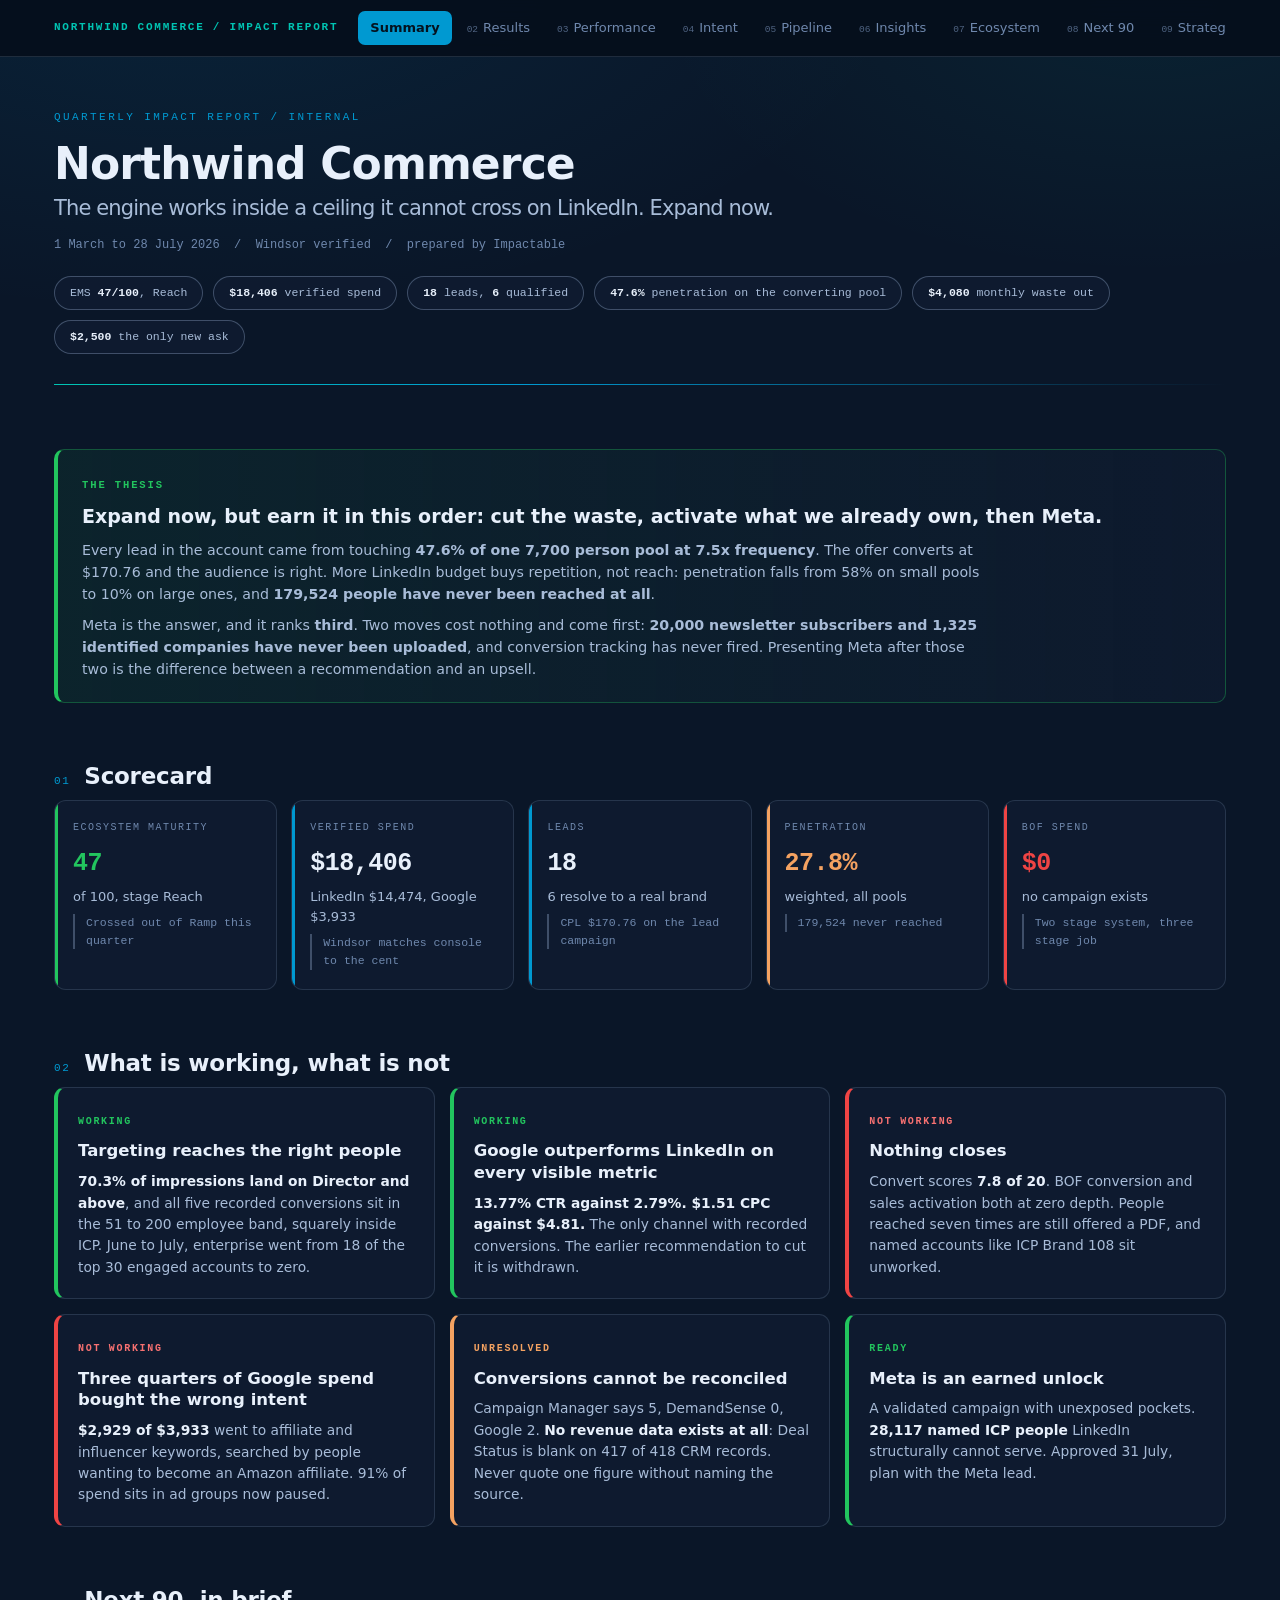
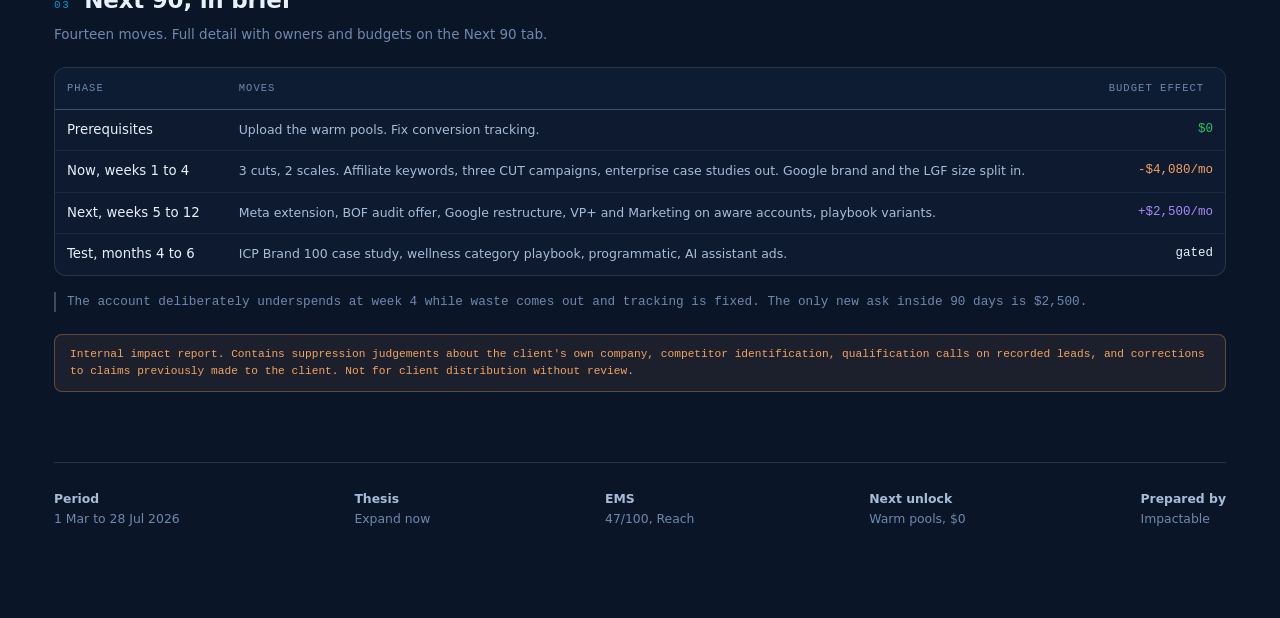
<file: index (19).html>
<!DOCTYPE html>
<html lang="en">
<head>
<meta charset="utf-8">
<meta name="viewport" content="width=device-width, initial-scale=1">
<title>Northwind Commerce | Impact Report</title>
<link rel="preconnect" href="https://fonts.example.com">
<link rel="preconnect" href="https://fonts.example.com" crossorigin>
<link href="https://fonts.example.com/css2?family=DM+Sans:ital,opsz,contact@example.com,9..40,400;0,9..40,500;0,9..40,700;1,9..40,400&family=JetBrains+Mono:contact@example.com;500;700&display=swap" rel="stylesheet">
<style>
:root{--bg:#0a1628;--surface:rgba(17,29,51,.7);--line:rgba(189,215,255,.14);--line-strong:rgba(189,215,255,.28);
--navy:#1a3b6d;--blue:#0099d1;--teal:#00c4b3;--orange:#f4a261;--green:#22c55e;--red:#ef4444;--purple:#a78bfa;--yellow:#ffd166;
--txt:#e8f0fb;--txt-mid:#a8bcd8;--txt-dim:#6f88ad;--mono:'JetBrains Mono',ui-monospace,monospace;--sans:'DM Sans',system-ui,sans-serif}
*{box-sizing:border-box}html{scroll-behavior:smooth}
body{margin:0;background:var(--bg);color:var(--txt);font-family:var(--sans);font-size:15px;line-height:1.55;
background-image:radial-gradient(1200px 600px at 15% -5%,rgba(0,153,209,.10),transparent 60%),radial-gradient(900px 500px at 90% 0%,rgba(0,196,179,.07),transparent 55%);background-attachment:fixed}
.wrap{max-width:1220px;margin:0 auto;padding:0 24px 90px}
header{padding:52px 0 30px}
.eyebrow{font-family:var(--mono);font-size:11px;letter-spacing:.22em;text-transform:uppercase;color:var(--blue);margin:0 0 14px}
h1{font-size:clamp(28px,4.2vw,44px);line-height:1.07;margin:0 0 12px;font-weight:700;letter-spacing:-.02em}
h1 .sub{display:block;color:var(--txt-mid);font-weight:400;font-size:clamp(16px,2vw,21px);margin-top:10px}
.meta{font-family:var(--mono);font-size:12px;color:var(--txt-dim);margin:16px 0 22px}
.badges{display:flex;flex-wrap:wrap;gap:10px}
.badge{border:1px solid var(--line-strong);background:var(--surface);border-radius:999px;padding:7px 15px;font-family:var(--mono);font-size:11.5px;color:var(--txt-mid)}
.badge b{color:var(--txt);font-weight:700}
.rule{height:1px;background:linear-gradient(90deg,var(--teal),var(--blue) 40%,transparent);margin:30px 0 0}
.alert{margin:34px 0 0;border:1px solid rgba(239,68,68,.32);border-left:4px solid var(--red);
background:linear-gradient(90deg,rgba(239,68,68,.08),rgba(17,29,51,.55));border-radius:10px;padding:22px 24px}
.alert.w{border-color:rgba(244,162,97,.35);border-left-color:var(--orange);background:linear-gradient(90deg,rgba(244,162,97,.09),rgba(17,29,51,.55))}
.alert.g{border-color:rgba(34,197,94,.32);border-left-color:var(--green);background:linear-gradient(90deg,rgba(34,197,94,.08),rgba(17,29,51,.55))}
.alert .tag{font-family:var(--mono);font-size:10.5px;letter-spacing:.18em;text-transform:uppercase;color:#f87171;font-weight:700}
.alert.w .tag{color:var(--orange)}.alert.g .tag{color:var(--green)}
.alert h3{margin:9px 0 10px;font-size:19px;font-weight:700;line-height:1.3}
.alert p{margin:0 0 9px;color:var(--txt-mid);font-size:14.2px;max-width:100ch}.alert p:last-child{margin-bottom:0}
section{margin-top:56px}
.sec-head{display:flex;align-items:baseline;gap:14px;margin-bottom:6px}
.sec-num{font-family:var(--mono);font-size:11px;color:var(--blue);letter-spacing:.14em}
h2{font-size:23px;margin:0;font-weight:700;letter-spacing:-.01em}
.sec-sub{color:var(--txt-dim);font-size:13.5px;margin:6px 0 22px;max-width:105ch}
.stats{display:grid;grid-template-columns:repeat(auto-fit,minmax(188px,1fr));gap:14px}
.stat{background:var(--surface);border:1px solid var(--line);border-radius:12px;padding:19px 18px;position:relative;overflow:hidden}
.stat::before{content:'';position:absolute;left:0;top:0;bottom:0;width:3px;background:var(--blue)}
.stat.good::before{background:var(--green)}.stat.bad::before{background:var(--red)}.stat.warn::before{background:var(--orange)}.stat.sig::before{background:var(--purple)}
.stat .lbl{font-family:var(--mono);font-size:10px;letter-spacing:.15em;text-transform:uppercase;color:var(--txt-dim)}
.stat .val{font-family:var(--mono);font-size:25px;font-weight:700;margin:9px 0 3px;letter-spacing:-.02em}
.stat .val.good{color:var(--green)}.stat .val.bad{color:var(--red)}.stat .val.warn{color:var(--orange)}.stat .val.sig{color:var(--purple)}
.stat .who{font-size:13px;color:var(--txt-mid)}.stat .note{font-size:11.5px;color:var(--txt-dim);margin-top:7px}
/* system map */
.sysmap{display:grid;grid-template-columns:repeat(3,1fr);gap:15px}
.col{background:var(--surface);border:1px solid var(--line);border-radius:12px;padding:20px;border-top:3px solid var(--blue)}
.col.tof{border-top-color:var(--purple)}.col.mof{border-top-color:var(--teal)}.col.bof{border-top-color:var(--red)}
.col h3{margin:0 0 2px;font-size:17px;font-weight:700}
.col .purpose{font-size:12.7px;color:var(--txt-dim);margin-bottom:12px;min-height:34px}
.col .bud{font-family:var(--mono);font-size:20px;font-weight:700;margin-bottom:3px}
.col .bud small{font-size:11px;color:var(--txt-dim);font-weight:400}
.col .budl{font-family:var(--mono);font-size:9.5px;letter-spacing:.11em;text-transform:uppercase;color:var(--txt-dim);margin-bottom:14px;padding-bottom:13px;border-bottom:1px solid var(--line)}
.pill{display:flex;justify-content:space-between;align-items:center;gap:8px;padding:8px 10px;border-radius:7px;background:rgba(0,0,0,.22);border:1px solid var(--line);margin-bottom:7px}
.pill .pn{font-size:12.6px;line-height:1.35}
.pill .pv{font-family:var(--mono);font-size:11px;white-space:nowrap;color:var(--txt-mid)}
.sb{font-family:var(--mono);font-size:8.5px;letter-spacing:.08em;padding:2px 6px;border-radius:4px;font-weight:700;white-space:nowrap}
.sb-on{background:rgba(0,153,209,.2);color:#4cc4f0;border:1px solid rgba(0,153,209,.45)}
.sb-core{background:rgba(34,197,94,.2);color:var(--green);border:1px solid rgba(34,197,94,.5)}
.sb-light{background:rgba(255,209,102,.16);color:var(--yellow);border:1px solid rgba(255,209,102,.4)}
.sb-audit{background:rgba(244,162,97,.18);color:var(--orange);border:1px solid rgba(244,162,97,.45)}
.sb-gap{background:rgba(239,68,68,.18);color:#f87171;border:1px solid rgba(239,68,68,.45)}
.sb-next{background:rgba(167,139,250,.18);color:var(--purple);border:1px solid rgba(167,139,250,.45)}
/* treemap */
.tree{display:grid;grid-template-columns:repeat(12,1fr);gap:9px;grid-auto-rows:74px}
.blk{border-radius:9px;padding:12px 13px;display:flex;flex-direction:column;justify-content:space-between;border:1px solid var(--line)}
.blk .bn{font-size:12.6px;font-weight:600;line-height:1.25}
.blk .bs{font-family:var(--mono);font-size:9px;letter-spacing:.09em;text-transform:uppercase;color:var(--txt-dim)}
.blk .ba{font-family:var(--mono);font-size:15px;font-weight:700}
.blk.tof{background:linear-gradient(150deg,rgba(167,139,250,.22),rgba(17,29,51,.6))}
.blk.mof{background:linear-gradient(150deg,rgba(0,196,179,.2),rgba(17,29,51,.6))}
.blk.goog{background:linear-gradient(150deg,rgba(0,153,209,.2),rgba(17,29,51,.6))}
.blk.bof{background:rgba(239,68,68,.07);border:1px dashed rgba(239,68,68,.45)}
.blk.new{background:rgba(167,139,250,.06);border:1px dashed rgba(167,139,250,.5)}
/* bars */
.bars{display:flex;flex-direction:column;gap:9px}
.brow{display:grid;grid-template-columns:250px 1fr auto;gap:14px;align-items:center}
.brow .bl{font-size:13px;color:var(--txt-mid)}
.brow .bl small{display:block;font-family:var(--mono);font-size:10.5px;color:var(--txt-dim)}
.bt{height:28px;background:rgba(0,0,0,.22);border-radius:5px;position:relative;overflow:hidden;border:1px solid var(--line)}
.bf{position:absolute;left:0;top:0;bottom:0;border-radius:4px;min-width:3px;background:linear-gradient(90deg,rgba(0,153,209,.55),rgba(0,196,179,.3))}
.bf.hot{background:linear-gradient(90deg,rgba(239,68,68,.55),rgba(244,162,97,.3))}
.bf.g{background:linear-gradient(90deg,rgba(34,197,94,.6),rgba(0,196,179,.3))}
.bf.z{background:none;min-width:0}
.brow .bv{font-family:var(--mono);font-size:12.6px;font-weight:700;min-width:150px;text-align:right}
.brow .bv small{display:block;color:var(--txt-dim);font-weight:400;font-size:10.5px}
.tblwrap{overflow-x:auto;border:1px solid var(--line);border-radius:12px;background:var(--surface)}
table{width:100%;border-collapse:collapse;font-size:13.3px;min-width:740px}
th{position:sticky;top:0;background:#0e1c33;text-align:left;font-family:var(--mono);font-size:10.5px;letter-spacing:.1em;
text-transform:uppercase;color:var(--txt-dim);font-weight:500;padding:12px;border-bottom:1px solid var(--line-strong);white-space:nowrap}
td{padding:10px 12px;border-bottom:1px solid rgba(189,215,255,.07);vertical-align:top}
tr:last-child td{border-bottom:none}tbody tr:hover{background:rgba(0,153,209,.055)}
td.num{font-family:var(--mono);font-size:12.5px;text-align:right;white-space:nowrap}
td.nm{font-weight:500;min-width:160px}td.sm{font-size:12.5px;color:var(--txt-mid)}
tfoot td{font-family:var(--mono);font-size:12.3px;color:var(--txt-mid);border-top:1px solid var(--line-strong);background:rgba(0,0,0,.16);font-weight:700}
.cards{display:grid;grid-template-columns:repeat(auto-fit,minmax(320px,1fr));gap:15px}
.card{background:var(--surface);border:1px solid var(--line);border-left:4px solid var(--blue);border-radius:11px;padding:20px}
.card.crit{border-left-color:var(--red)}.card.opp{border-left-color:var(--green)}.card.watch{border-left-color:var(--orange)}
.card .tag{font-family:var(--mono);font-size:10px;letter-spacing:.17em;text-transform:uppercase;font-weight:700;color:var(--blue)}
.card.crit .tag{color:#f87171}.card.opp .tag{color:var(--green)}.card.watch .tag{color:var(--orange)}
.card h4{margin:9px 0 9px;font-size:16.5px;line-height:1.32;font-weight:700}
.card p{margin:0;color:var(--txt-mid);font-size:13.8px}.card p b{color:var(--txt)}
.card .vd{font-family:var(--mono);font-size:9.5px;letter-spacing:.09em;padding:3px 8px;border-radius:5px;font-weight:700;float:right}
/* roadmap */
.road{display:grid;grid-template-columns:repeat(3,1fr);gap:15px}
.ph{background:var(--surface);border:1px solid var(--line);border-radius:12px;padding:21px;border-top:3px solid var(--green)}
.ph.next{border-top-color:var(--purple)}.ph.later{border-top-color:var(--blue)}
.ph .pt{font-family:var(--mono);font-size:10px;letter-spacing:.16em;text-transform:uppercase;color:var(--green)}
.ph.next .pt{color:var(--purple)}.ph.later .pt{color:var(--blue)}
.ph h4{margin:7px 0 3px;font-size:18px;font-weight:700}
.ph .cost{font-family:var(--mono);font-size:12px;color:var(--txt-dim);margin-bottom:14px;padding-bottom:12px;border-bottom:1px solid var(--line)}
.ph ol{margin:0;padding-left:18px;color:var(--txt-mid);font-size:13.3px}
.ph li{margin-bottom:8px}
.ph li b{color:var(--txt)}
.note{font-size:12.7px;color:var(--txt-dim);font-family:var(--mono);margin:16px 0 0;padding-left:11px;border-left:2px solid var(--line-strong)}
.internal{border:1px solid rgba(244,162,97,.32);background:rgba(244,162,97,.07);border-radius:8px;padding:11px 15px;font-family:var(--mono);font-size:11.2px;color:var(--orange);margin-top:22px}
footer{margin-top:70px;padding-top:26px;border-top:1px solid var(--line);display:flex;flex-wrap:wrap;gap:26px;justify-content:space-between;font-size:12.4px;color:var(--txt-dim)}
footer b{color:var(--txt-mid)}
@media (max-width:900px){.sysmap,.road{grid-template-columns:1fr}.tree{grid-template-columns:repeat(6,1fr)}}
@media (max-width:760px){.brow{grid-template-columns:1fr;gap:5px}.brow .bv{text-align:left}}
@media (max-width:640px){.wrap{padding:0 15px 60px}header{padding:34px 0 22px}.tree{grid-template-columns:repeat(2,1fr)}}
@media (prefers-reduced-motion:reduce){*{transition:none!important}html{scroll-behavior:auto}}

/* ---- room nav ---- */
.roomnav{position:sticky;top:0;z-index:999;background:rgba(6,15,28,.92);backdrop-filter:blur(14px);
  border-bottom:1px solid var(--line);margin-bottom:0}
.roomnav .inner{max-width:1220px;margin:0 auto;padding:0 24px;display:flex;align-items:center;gap:20px;height:56px}
.roomnav .brand{font-family:var(--mono);font-size:11px;letter-spacing:.16em;text-transform:uppercase;
  color:var(--teal);white-space:nowrap;font-weight:700}
.roomnav .links{display:flex;gap:3px;overflow-x:auto;scrollbar-width:none;-ms-overflow-style:none}
.roomnav .links::-webkit-scrollbar{display:none}
.roomnav a{font-size:13px;color:var(--txt-dim);text-decoration:none;padding:7px 12px;border-radius:7px;white-space:nowrap;transition:.15s}
.roomnav a:hover{color:var(--txt);background:rgba(0,153,209,.1)}
.roomnav a.on{color:#04121f;background:var(--blue);font-weight:700}
.roomnav a .n{font-family:var(--mono);font-size:9.5px;opacity:.7;margin-right:5px}
.roomnav a:focus-visible{outline:2px solid var(--teal);outline-offset:2px}
@media (max-width:760px){.roomnav .inner{padding:0 15px;gap:12px}.roomnav .brand{display:none}}
</style>
<style>
.emsbar{display:grid;grid-template-columns:auto 1fr auto;gap:30px;align-items:center;background:var(--surface);
 border:1px solid var(--line);border-radius:13px;padding:22px 26px;margin:6px 0 26px}
.emsbar .big{font-family:var(--mono);font-size:48px;font-weight:700;line-height:1;color:var(--teal)}
.emsbar .big span{font-size:17px;color:var(--txt-dim)}
.emsl{font-family:var(--mono);font-size:10px;letter-spacing:.15em;text-transform:uppercase;color:var(--txt-dim);margin-bottom:8px}
.stages{display:grid;grid-template-columns:repeat(5,1fr);gap:3px}
.stages div{text-align:center;font-family:var(--mono);font-size:10px;letter-spacing:.09em;text-transform:uppercase;
 padding:9px 4px;background:rgba(0,0,0,.28);color:var(--txt-dim);border:1px solid var(--line)}
.stages div:first-child{border-radius:6px 0 0 6px}.stages div:last-child{border-radius:0 6px 6px 0}
.stages div.on{background:var(--teal);color:#04121f;font-weight:700;border-color:var(--teal)}
.bypil{font-family:var(--mono);font-size:11.5px;color:var(--txt-dim);line-height:1.9;white-space:nowrap}
.bypil b{color:var(--txt)}
.board{display:grid;grid-template-columns:repeat(6,1fr);gap:12px;align-items:start}
.colh{font-family:var(--mono);font-size:11px;letter-spacing:.14em;color:var(--blue);font-weight:700}
.cols{font-family:var(--mono);font-size:11.5px;color:var(--txt-dim);padding-bottom:9px;margin-bottom:11px;border-bottom:1px solid var(--line-strong)}
.mc{border-radius:9px;padding:11px 12px;margin-bottom:9px;border:1px solid var(--line);background:var(--surface);position:relative}
.mc.c-run{background:rgba(0,196,179,.09);border-color:rgba(0,196,179,.35)}
.mc.c-next{background:rgba(34,197,94,.2);border-color:var(--green)}
.mc.c-gap{background:transparent;border:1px dashed rgba(239,68,68,.5)}
.mc.c-lock{background:rgba(111,136,173,.13);border-color:var(--line-strong)}
.mch{display:flex;justify-content:space-between;align-items:center;margin-bottom:6px}
.mid{font-family:var(--mono);font-size:10px;color:var(--txt-dim)}
.pip{font-size:11px;letter-spacing:1.5px;color:var(--txt-mid)}
.mc.c-next .pip,.mc.c-next .mid{color:var(--green)}
.mnm{font-size:13.2px;font-weight:600;line-height:1.3}
.mow{font-family:var(--mono);font-size:9.5px;color:var(--txt-dim);margin-top:5px}
.cb{position:absolute;bottom:8px;right:10px;font-family:var(--mono);font-size:8.5px;letter-spacing:.09em;
 text-transform:uppercase;color:var(--green);font-weight:700}
.mc.c-lock .cb{color:var(--txt-dim)}
.mc.c-next{padding-bottom:24px}.mc.c-lock{padding-bottom:24px}
.lgd{display:flex;flex-wrap:wrap;gap:18px;margin-top:22px;padding-top:16px;border-top:1px solid var(--line);
 font-family:var(--mono);font-size:10.5px;color:var(--txt-dim);align-items:center}
.lgd span.k{display:inline-block;width:13px;height:13px;border-radius:3px;margin-right:6px;vertical-align:-2px}
@media (max-width:1100px){.board{grid-template-columns:repeat(3,1fr)}}
@media (max-width:700px){.board{grid-template-columns:repeat(2,1fr)}.emsbar{grid-template-columns:1fr;gap:16px}}
</style></head>
<body>
<nav class="roomnav"><div class="inner"><span class="brand">Northwind Commerce / Impact Report</span><div class="links"><a href="index.html" class="on">Summary</a><a href="02-results.html"><span class="n">02</span>Results</a><a href="03-performance.html"><span class="n">03</span>Performance</a><a href="04-intent.html"><span class="n">04</span>Intent</a><a href="05-pipeline.html"><span class="n">05</span>Pipeline</a><a href="06-insights.html"><span class="n">06</span>Insights</a><a href="07-ecosystem.html"><span class="n">07</span>Ecosystem</a><a href="08-next90.html"><span class="n">08</span>Next 90</a><a href="09-strategy.html"><span class="n">09</span>Strategy</a><a href="10-sources.html"><span class="n">10</span>Sources</a></div></div></nav>
<div class="wrap"><header><p class="eyebrow">Quarterly Impact Report / internal</p>
<h1>Northwind Commerce<span class="sub">The engine works inside a ceiling it cannot cross on LinkedIn. Expand now.</span></h1>
<p class="meta">1 March to 28 July 2026 &nbsp;/&nbsp; Windsor verified &nbsp;/&nbsp; prepared by Impactable</p>
<div class="badges"><span class="badge">EMS <b>47/100</b>, Reach</span><span class="badge"><b>$18,406</b> verified spend</span>
<span class="badge"><b>18</b> leads, <b>6</b> qualified</span><span class="badge"><b>47.6%</b> penetration on the converting pool</span>
<span class="badge"><b>$4,080</b> monthly waste out</span><span class="badge"><b>$2,500</b> the only new ask</span></div>
<div class="rule"></div></header>
<div class="alert g"><span class="tag">The thesis</span><h3>Expand now, but earn it in this order: cut the waste, activate what we already own, then Meta.</h3>
<p>Every lead in the account came from touching <b>47.6% of one 7,700 person pool at 7.5x frequency</b>. The offer converts at $170.76 and the audience is right. More LinkedIn budget buys repetition, not reach: penetration falls from 58% on small pools to 10% on large ones, and <b>179,524 people have never been reached at all</b>.</p>
<p>Meta is the answer, and it ranks <b>third</b>. Two moves cost nothing and come first: <b>20,000 newsletter subscribers and 1,325 identified companies have never been uploaded</b>, and conversion tracking has never fired. Presenting Meta after those two is the difference between a recommendation and an upsell.</p></div>
<section><div class="sec-head"><span class="sec-num">01</span><h2>Scorecard</h2></div>
<div class="stats">
<div class="stat good"><div class="lbl">Ecosystem maturity</div><div class="val good">47</div><div class="who">of 100, stage Reach</div><div class="note">Crossed out of Ramp this quarter</div></div>
<div class="stat"><div class="lbl">Verified spend</div><div class="val">$18,406</div><div class="who">LinkedIn $14,474, Google $3,933</div><div class="note">Windsor matches console to the cent</div></div>
<div class="stat"><div class="lbl">Leads</div><div class="val">18</div><div class="who">6 resolve to a real brand</div><div class="note">CPL $170.76 on the lead campaign</div></div>
<div class="stat warn"><div class="lbl">Penetration</div><div class="val warn">27.8%</div><div class="who">weighted, all pools</div><div class="note">179,524 never reached</div></div>
<div class="stat bad"><div class="lbl">BOF spend</div><div class="val bad">$0</div><div class="who">no campaign exists</div><div class="note">Two stage system, three stage job</div></div>
</div></section>
<section><div class="sec-head"><span class="sec-num">02</span><h2>What is working, what is not</h2></div>
<div class="cards">
<div class="card opp"><span class="tag">Working</span><h4>Targeting reaches the right people</h4><p><b>70.3% of impressions land on Director and above</b>, and all five recorded conversions sit in the 51 to 200 employee band, squarely inside ICP. June to July, enterprise went from 18 of the top 30 engaged accounts to zero.</p></div>
<div class="card opp"><span class="tag">Working</span><h4>Google outperforms LinkedIn on every visible metric</h4><p><b>13.77% CTR against 2.79%. $1.51 CPC against $4.81.</b> The only channel with recorded conversions. The earlier recommendation to cut it is withdrawn.</p></div>
<div class="card crit"><span class="tag">Not working</span><h4>Nothing closes</h4><p>Convert scores <b>7.8 of 20</b>. BOF conversion and sales activation both at zero depth. People reached seven times are still offered a PDF, and named accounts like ICP Brand 108 sit unworked.</p></div>
<div class="card crit"><span class="tag">Not working</span><h4>Three quarters of Google spend bought the wrong intent</h4><p><b>$2,929 of $3,933</b> went to affiliate and influencer keywords, searched by people wanting to become an Amazon affiliate. 91% of spend sits in ad groups now paused.</p></div>
<div class="card watch"><span class="tag">Unresolved</span><h4>Conversions cannot be reconciled</h4><p>Campaign Manager says 5, DemandSense 0, Google 2. <b>No revenue data exists at all</b>: Deal Status is blank on 417 of 418 CRM records. Never quote one figure without naming the source.</p></div>
<div class="card opp"><span class="tag">Ready</span><h4>Meta is an earned unlock</h4><p>A validated campaign with unexposed pockets. <b>28,117 named ICP people</b> LinkedIn structurally cannot serve. Approved 31 July, plan with the Meta lead.</p></div>
</div></section>
<section><div class="sec-head"><span class="sec-num">03</span><h2>Next 90, in brief</h2></div>
<p class="sec-sub">Fourteen moves. Full detail with owners and budgets on the Next 90 tab.</p>
<div class="tblwrap"><table><thead><tr><th>Phase</th><th>Moves</th><th>Budget effect</th></tr></thead><tbody>
<tr><td class="nm">Prerequisites</td><td class="sm">Upload the warm pools. Fix conversion tracking.</td><td class="num" style="color:var(--green)">$0</td></tr>
<tr><td class="nm">Now, weeks 1 to 4</td><td class="sm">3 cuts, 2 scales. Affiliate keywords, three CUT campaigns, enterprise case studies out. Google brand and the LGF size split in.</td><td class="num" style="color:var(--orange)">-$4,080/mo</td></tr>
<tr><td class="nm">Next, weeks 5 to 12</td><td class="sm">Meta extension, BOF audit offer, Google restructure, VP+ and Marketing on aware accounts, playbook variants.</td><td class="num" style="color:var(--purple)">+$2,500/mo</td></tr>
<tr><td class="nm">Test, months 4 to 6</td><td class="sm">ICP Brand 100 case study, wellness category playbook, programmatic, AI assistant ads.</td><td class="num">gated</td></tr>
</tbody></table></div>
<p class="note">The account deliberately underspends at week 4 while waste comes out and tracking is fixed. The only new ask inside 90 days is $2,500.</p></section>
<div class="internal">Internal impact report. Contains suppression judgements about the client's own company, competitor identification, qualification calls on recorded leads, and corrections to claims previously made to the client. Not for client distribution without review.</div>
<footer><div><b>Period</b><br>1 Mar to 28 Jul 2026</div><div><b>Thesis</b><br>Expand now</div><div><b>EMS</b><br>47/100, Reach</div><div><b>Next unlock</b><br>Warm pools, $0</div><div><b>Prepared by</b><br>Impactable</div></footer></div></body></html>
</file>
